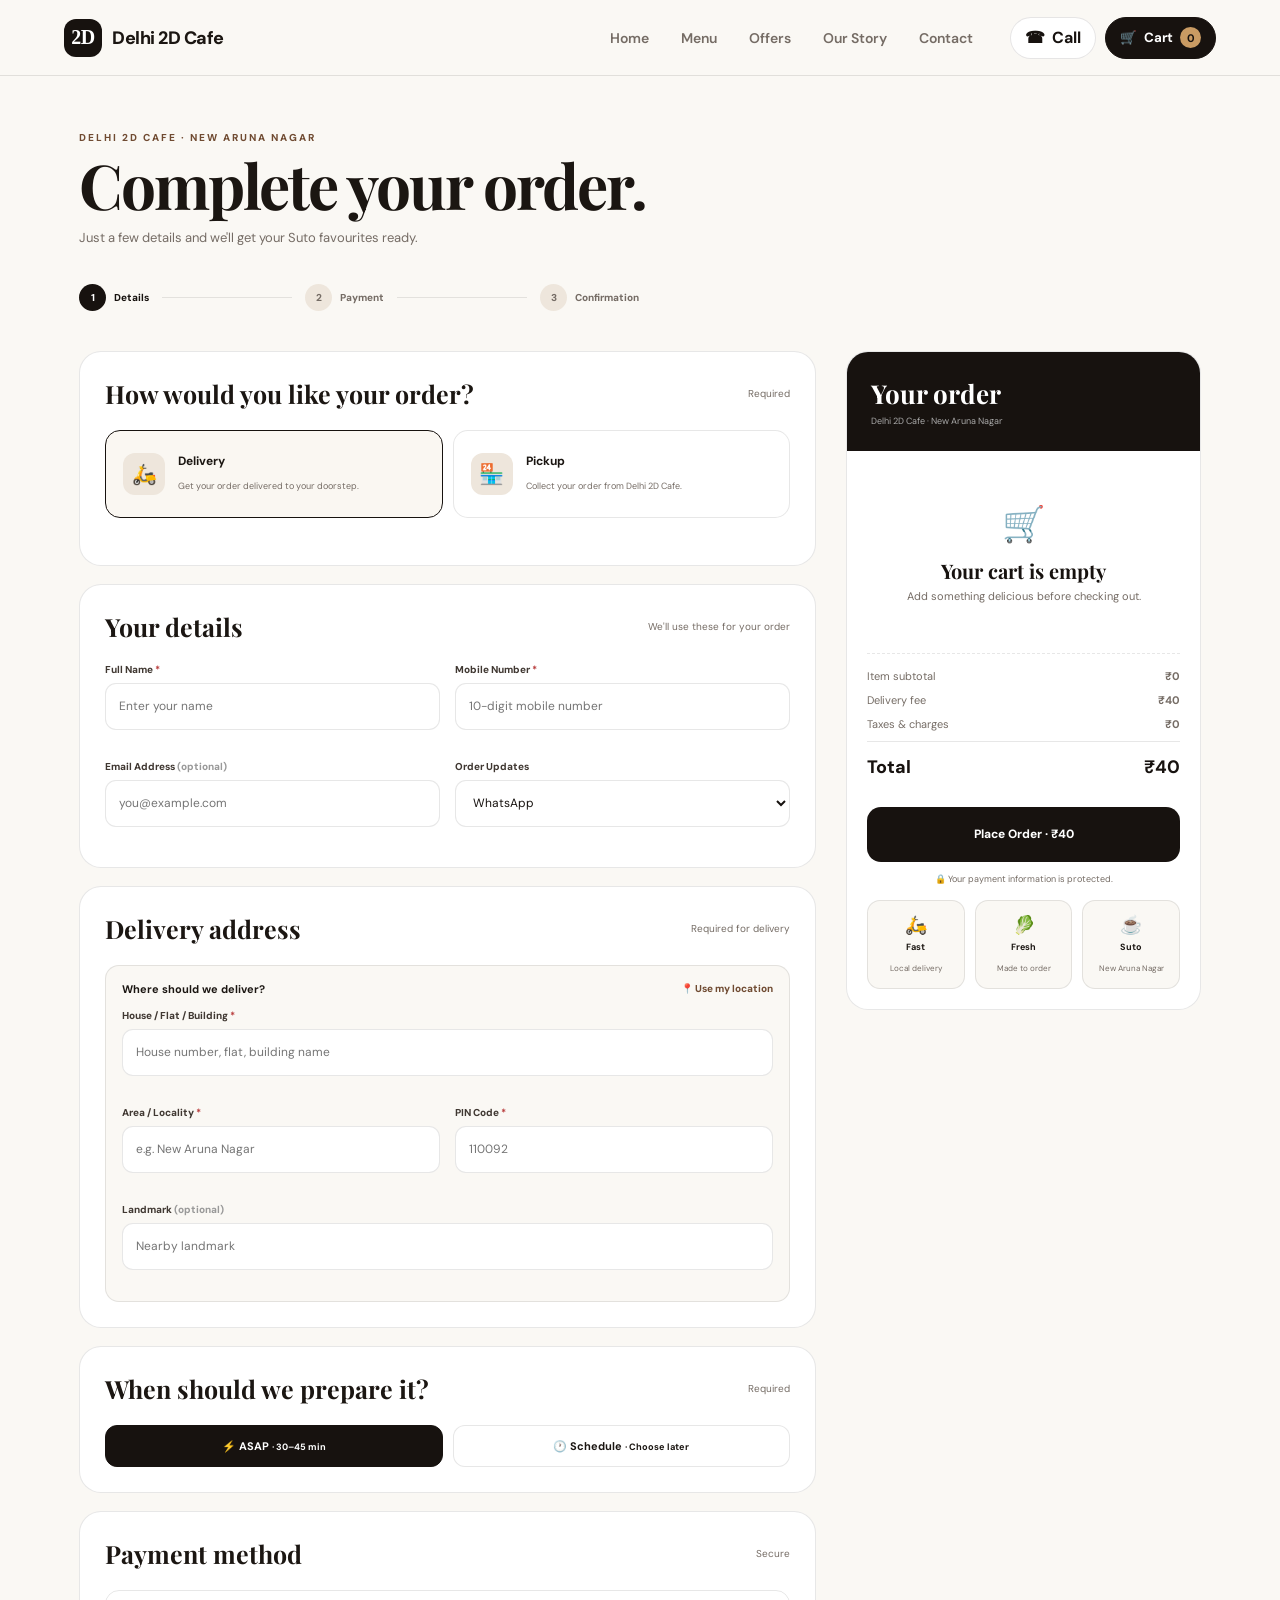
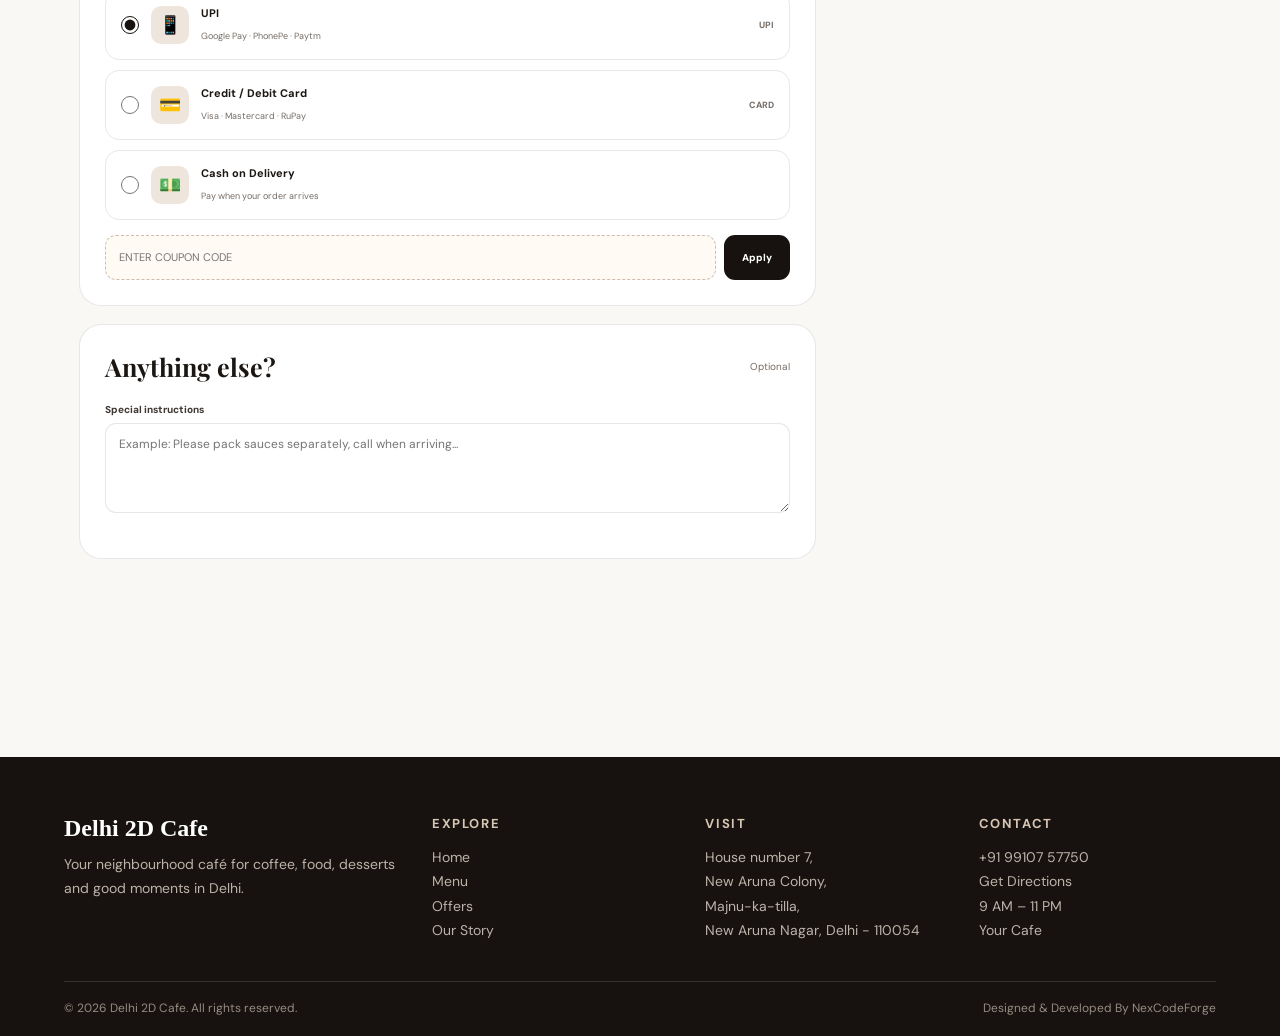
<file: checkout.html>
<!DOCTYPE html>
<html lang="en">

<head>

    <meta charset="UTF-8">

    <meta
        name="viewport"
        content="width=device-width, initial-scale=1.0"
    >

    <title>Checkout | Delhi 2D Cafe</title>

    <meta
        name="description"
        content="Complete your Delhi 2D Cafe order."
    >

    <link rel="preconnect" href="https://fonts.googleapis.com">

    <link
        rel="preconnect"
        href="https://fonts.gstatic.com"
        crossorigin
    >

    <link
        href="https://fonts.googleapis.com/css2?family=DM+Sans:wght@400;500;600;700;800&family=Playfair+Display:wght@500;600;700&display=swap"
        rel="stylesheet"
    >


    <style>

        /* =====================================================
           RESET
        ===================================================== */

        * {
            margin: 0;
            padding: 0;
            box-sizing: border-box;
        }


        body {
            font-family: "DM Sans", sans-serif;

            background: #faf8f4;

            color: #1b1612;

            min-height: 100vh;
        }


        a {
            color: inherit;
            text-decoration: none;
        }


        button,
        input,
        textarea,
        select {
            font-family: inherit;
        }


        button {
            cursor: pointer;
        }


        /* =====================================================
           VARIABLES
        ===================================================== */

        :root {

            --dark: #17120f;

            --dark-soft: #261c17;

            --cream: #faf8f4;

            --cream-dark: #eee6dc;

            --white: #ffffff;

            --brown: #704b32;

            --brown-light: #9a6c4c;

            --gold: #c99b63;

            --green: #28744a;

            --muted: #756c65;

            --border:
                rgba(28, 23, 19, .10);

            --error: #b83c3c;

            --shadow:
                0 25px 70px
                rgba(29, 22, 17, .08);
        }


        /* =====================================================
           HEADER
        ===================================================== */

        .header {

            height: 76px;

            background:
                rgba(250,248,244,.95);

            backdrop-filter:
                blur(18px);

            border-bottom:
                1px solid var(--border);

            display: flex;

            align-items: center;

            justify-content: space-between;

            padding: 0 5%;

            position: sticky;

            top: 0;

            z-index: 1000;
        }


        .logo {

            display: flex;

            align-items: center;

            gap: 10px;
        }


        .logo-icon {

            width: 38px;
            height: 38px;

            background: var(--dark);

            color: white;

            border-radius: 50%;

            display: flex;

            align-items: center;

            justify-content: center;

            font-family:
                "Playfair Display", serif;

            font-size: 20px;

            font-weight: 700;
        }


        .logo-name {

            font-family:
                "Playfair Display", serif;

            font-size: 25px;

            font-weight: 700;
        }


        .header-right {

            display: flex;

            align-items: center;

            gap: 15px;
        }


        .secure-text {

            color: var(--muted);

            font-size: 11px;

            display: flex;

            align-items: center;

            gap: 6px;
        }


        .back-menu {

            font-size: 12px;

            font-weight: 800;

            color: var(--brown);

            border-bottom:
                1px solid var(--brown);

            padding-bottom: 3px;
        }


        /* =====================================================
           CHECKOUT HEADER
        ===================================================== */

        .checkout-heading {

            max-width: 1250px;

            margin: auto;

            padding:
                55px 5% 35px;
        }


        .eyebrow {

            color: var(--brown);

            font-size: 10px;

            font-weight: 800;

            letter-spacing: 2px;

            text-transform: uppercase;

            margin-bottom: 10px;
        }


        .checkout-heading h1 {

            font-family:
                "Playfair Display", serif;

            font-size:
                clamp(40px, 5vw, 62px);

            letter-spacing: -2px;

            line-height: 1;

            margin-bottom: 12px;
        }


        .checkout-heading p {

            color: var(--muted);

            font-size: 13px;

            line-height: 1.6;
        }


        /* =====================================================
           PROGRESS
        ===================================================== */

        .progress {

            max-width: 1250px;

            margin:
                0 auto 25px;

            padding: 0 5%;

            display: flex;

            align-items: center;
        }


        .progress-step {

            display: flex;

            align-items: center;

            gap: 8px;

            font-size: 10px;

            font-weight: 800;

            white-space: nowrap;

            color: var(--muted);
        }


        .progress-number {

            width: 27px;
            height: 27px;

            border-radius: 50%;

            display: flex;

            align-items: center;

            justify-content: center;

            background: var(--cream-dark);

            color: var(--muted);

            font-size: 10px;
        }


        .progress-step.active {

            color: var(--dark);
        }


        .progress-step.active
        .progress-number {

            background: var(--dark);

            color: white;
        }


        .progress-line {

            flex: 1;

            height: 1px;

            background:
                var(--border);

            margin:
                0 13px;

            max-width: 130px;
        }


        /* =====================================================
           MAIN LAYOUT
        ===================================================== */

        .checkout-container {

            max-width: 1250px;

            margin: auto;

            padding:
                15px 5% 100px;

            display: grid;

            grid-template-columns:
                minmax(0, 1.35fr)
                minmax(330px, .65fr);

            gap: 30px;

            align-items: start;
        }


        /* =====================================================
           CARDS
        ===================================================== */

        .card {

            background: white;

            border:
                1px solid var(--border);

            border-radius: 22px;

            padding: 25px;

            margin-bottom: 18px;
        }


        .card-heading {

            display: flex;

            justify-content: space-between;

            align-items: center;

            margin-bottom: 20px;
        }


        .card-heading h2 {

            font-family:
                "Playfair Display", serif;

            font-size: 25px;
        }


        .card-heading span {

            font-size: 10px;

            color: var(--muted);
        }


        /* =====================================================
           ORDER TYPE
        ===================================================== */

        .order-type {

            display: grid;

            grid-template-columns:
                1fr 1fr;

            gap: 10px;

            margin-bottom: 22px;
        }


        .order-option {

            position: relative;
        }


        .order-option input {

            position: absolute;

            opacity: 0;

            pointer-events: none;
        }


        .order-option label {

            min-height: 88px;

            border:
                1px solid var(--border);

            border-radius: 15px;

            background: white;

            padding: 17px;

            display: flex;

            align-items: center;

            gap: 13px;

            cursor: pointer;

            transition: .2s;
        }


        .order-option label:hover {

            border-color:
                rgba(112,75,50,.35);
        }


        .order-option input:checked
        + label {

            border:
                1.5px solid var(--dark);

            background:
                #faf7f2;
        }


        .order-icon {

            width: 42px;
            height: 42px;

            border-radius: 12px;

            background: var(--cream-dark);

            display: flex;

            align-items: center;

            justify-content: center;

            font-size: 20px;
        }


        .order-option strong {

            display: block;

            font-size: 12px;

            margin-bottom: 4px;
        }


        .order-option small {

            color: var(--muted);

            font-size: 9px;

            line-height: 1.4;
        }


        /* =====================================================
           FORM
        ===================================================== */

        .form-grid {

            display: grid;

            grid-template-columns:
                1fr 1fr;

            gap: 15px;
        }


        .form-group {

            margin-bottom: 15px;
        }


        .form-group.full {

            grid-column:
                1 / -1;
        }


        .form-group label {

            display: block;

            font-size: 10px;

            font-weight: 800;

            margin-bottom: 7px;

            color: #403832;
        }


        .required {

            color: var(--error);
        }


        .input {

            width: 100%;

            height: 47px;

            border:
                1px solid var(--border);

            border-radius: 11px;

            background: #fff;

            padding:
                0 13px;

            outline: none;

            font-size: 12px;

            color: var(--dark);

            transition: .2s;
        }


        textarea.input {

            height: 90px;

            padding-top: 12px;

            resize: vertical;
        }


        select.input {

            cursor: pointer;
        }


        .input:focus {

            border-color:
                var(--brown-light);

            box-shadow:
                0 0 0 3px
                rgba(154,108,76,.08);
        }


        .input.error {

            border-color:
                var(--error);
        }


        .field-error {

            display: none;

            color: var(--error);

            font-size: 9px;

            margin-top: 5px;
        }


        .field-error.show {

            display: block;
        }


        /* =====================================================
           DELIVERY ADDRESS
        ===================================================== */

        .address-box {

            background:
                var(--cream);

            border:
                1px solid var(--border);

            border-radius: 14px;

            padding: 16px;

            margin-top: 5px;
        }


        .address-title {

            display: flex;

            align-items: center;

            justify-content: space-between;

            margin-bottom: 13px;
        }


        .address-title strong {

            font-size: 11px;
        }


        .detect-location {

            border: none;

            background: none;

            color: var(--brown);

            font-size: 10px;

            font-weight: 800;
        }


        /* =====================================================
           DELIVERY TIME
        ===================================================== */

        .time-options {

            display: grid;

            grid-template-columns:
                repeat(2, 1fr);

            gap: 10px;
        }


        .time-option {

            position: relative;
        }


        .time-option input {

            position: absolute;

            opacity: 0;
        }


        .time-option label {

            display: block;

            border:
                1px solid var(--border);

            border-radius: 12px;

            padding: 13px;

            text-align: center;

            cursor: pointer;

            font-size: 11px;

            font-weight: 700;

            background: white;
        }


        .time-option input:checked
        + label {

            background: var(--dark);

            color: white;

            border-color:
                var(--dark);
        }


        /* =====================================================
           PAYMENT
        ===================================================== */

        .payment-options {

            display: flex;

            flex-direction: column;

            gap: 10px;
        }


        .payment-option {

            border:
                1px solid var(--border);

            border-radius: 14px;

            padding: 15px;

            display: flex;

            align-items: center;

            justify-content: space-between;

            transition: .2s;
        }


        .payment-option:hover {

            border-color:
                rgba(112,75,50,.35);
        }


        .payment-left {

            display: flex;

            align-items: center;

            gap: 12px;
        }


        .payment-radio {

            width: 18px;
            height: 18px;

            accent-color:
                var(--dark);
        }


        .payment-icon {

            width: 38px;
            height: 38px;

            border-radius: 10px;

            background: var(--cream-dark);

            display: flex;

            align-items: center;

            justify-content: center;

            font-size: 18px;
        }


        .payment-left strong {

            display: block;

            font-size: 11px;

            margin-bottom: 3px;
        }


        .payment-left span {

            color: var(--muted);

            font-size: 9px;
        }


        .payment-logos {

            color: var(--muted);

            font-size: 9px;

            font-weight: 700;
        }


        /* =====================================================
           COUPON
        ===================================================== */

        .coupon-box {

            display: flex;

            gap: 8px;

            margin-top: 15px;
        }


        .coupon-input {

            flex: 1;

            height: 45px;

            border:
                1px dashed
                rgba(112,75,50,.35);

            background:
                #fffaf4;

            border-radius: 11px;

            padding: 0 13px;

            outline: none;

            text-transform: uppercase;

            font-size: 11px;
        }


        .apply-button {

            border: none;

            background: var(--dark);

            color: white;

            padding:
                0 18px;

            border-radius: 11px;

            font-size: 10px;

            font-weight: 800;
        }


        .coupon-message {

            display: none;

            font-size: 9px;

            margin-top: 7px;
        }


        .coupon-message.success {

            display: block;

            color: var(--green);
        }


        .coupon-message.error {

            display: block;

            color: var(--error);
        }


        /* =====================================================
           ORDER SUMMARY
        ===================================================== */

        .summary-card {

            position: sticky;

            top: 100px;

            padding: 0;

            overflow: hidden;
        }


        .summary-header {

            padding: 24px;

            background: var(--dark);

            color: white;
        }


        .summary-header h2 {

            font-family:
                "Playfair Display", serif;

            font-size: 26px;

            margin-bottom: 4px;
        }


        .summary-header p {

            color: #aaa;

            font-size: 9px;
        }


        .summary-body {

            padding: 20px;
        }


        /* =====================================================
           SUMMARY ITEMS
        ===================================================== */

        .summary-items {

            max-height: 310px;

            overflow-y: auto;

            margin-bottom: 20px;
        }


        .summary-item {

            display: flex;

            gap: 11px;

            padding: 13px 0;

            border-bottom:
                1px solid var(--border);
        }


        .summary-image {

            width: 57px;
            height: 57px;

            border-radius: 11px;

            overflow: hidden;

            flex-shrink: 0;
        }


        .summary-image img {

            width: 100%;
            height: 100%;

            object-fit: cover;
        }


        .summary-info {

            flex: 1;
        }


        .summary-info h4 {

            font-size: 11px;

            margin-bottom: 4px;
        }


        .summary-info p {

            color: var(--muted);

            font-size: 9px;

            line-height: 1.4;
        }


        .summary-price {

            font-size: 11px;

            font-weight: 800;

            white-space: nowrap;
        }


        /* =====================================================
           EMPTY ORDER
        ===================================================== */

        .empty-summary {

            text-align: center;

            padding: 30px 10px;

            color: var(--muted);

            font-size: 11px;
        }


        .empty-summary-icon {

            font-size: 35px;

            margin-bottom: 10px;
        }


        .empty-summary strong {

            display: block;

            color: var(--dark);

            font-family:
                "Playfair Display", serif;

            font-size: 20px;

            margin-bottom: 5px;
        }


        /* =====================================================
           BILL
        ===================================================== */

        .bill {

            border-top:
                1px dashed var(--border);

            padding-top: 15px;
        }


        .bill-row {

            display: flex;

            justify-content: space-between;

            font-size: 11px;

            color: var(--muted);

            margin-bottom: 10px;
        }


        .bill-row.discount {

            color: var(--green);
        }


        .bill-row.total {

            color: var(--dark);

            font-size: 18px;

            font-weight: 800;

            padding-top: 13px;

            margin-top: 10px;

            border-top:
                1px solid var(--border);
        }


        /* =====================================================
           PLACE ORDER
        ===================================================== */

        .place-order {

            width: 100%;

            min-height: 55px;

            border: none;

            border-radius: 14px;

            background: var(--dark);

            color: white;

            margin-top: 18px;

            font-size: 12px;

            font-weight: 800;

            transition: .25s;
        }


        .place-order:hover {

            background: var(--brown);

            transform:
                translateY(-2px);
        }


        .place-order:disabled {

            opacity: .55;

            cursor: not-allowed;

            transform: none;
        }


        .secure-checkout {

            text-align: center;

            color: var(--muted);

            font-size: 9px;

            margin-top: 11px;
        }


        /* =====================================================
           INFO STRIP
        ===================================================== */

        .info-strip {

            display: grid;

            grid-template-columns:
                repeat(3, 1fr);

            gap: 10px;

            margin-top: 15px;
        }


        .info-box {

            background:
                var(--cream);

            border:
                1px solid var(--border);

            border-radius: 13px;

            padding: 12px;

            text-align: center;
        }


        .info-box div {

            font-size: 18px;

            margin-bottom: 4px;
        }


        .info-box strong {

            display: block;

            font-size: 9px;

            margin-bottom: 2px;
        }


        .info-box span {

            color: var(--muted);

            font-size: 8px;
        }


        /* =====================================================
           SUCCESS MODAL
        ===================================================== */

        .success-overlay {

            position: fixed;

            inset: 0;

            z-index: 3000;

            background:
                rgba(0,0,0,.55);

            backdrop-filter:
                blur(8px);

            display: flex;

            align-items: center;

            justify-content: center;

            padding: 20px;

            opacity: 0;

            visibility: hidden;

            transition: .3s;
        }


        .success-overlay.show {

            opacity: 1;

            visibility: visible;
        }


        .success-modal {

            width:
                min(460px, 100%);

            background: white;

            border-radius: 28px;

            padding: 40px 30px;

            text-align: center;

            transform:
                translateY(20px)
                scale(.97);

            transition: .3s;
        }


        .success-overlay.show
        .success-modal {

            transform:
                translateY(0)
                scale(1);
        }


        .success-icon {

            width: 70px;
            height: 70px;

            border-radius: 50%;

            background:
                #e2f3e8;

            color: var(--green);

            display: flex;

            align-items: center;

            justify-content: center;

            margin: 0 auto 20px;

            font-size: 32px;
        }


        .success-modal h2 {

            font-family:
                "Playfair Display", serif;

            font-size: 34px;

            margin-bottom: 8px;
        }


        .success-modal p {

            color: var(--muted);

            font-size: 12px;

            line-height: 1.7;

            margin-bottom: 20px;
        }


        .order-number {

            background:
                var(--cream);

            border-radius: 12px;

            padding: 13px;

            margin-bottom: 20px;

            font-size: 11px;
        }


        .order-number strong {

            color: var(--brown);

        }


        .success-button {

            width: 100%;

            border: none;

            background: var(--dark);

            color: white;

            padding: 14px;

            border-radius: 12px;

            font-size: 11px;

            font-weight: 800;
        }


        /* =====================================================
           FOOTER
        ===================================================== */

        footer {

            background: #111;

            color: white;

            padding:
                50px 5% 22px;

        }


        .footer-content {

            max-width: 1250px;

            margin: auto;

            display: flex;

            justify-content: space-between;

            gap: 30px;

            padding-bottom: 35px;
        }


        .footer-logo {

            font-family:
                "Playfair Display", serif;

            font-size: 26px;

            margin-bottom: 8px;
        }


        .footer-description {

            color: #888;

            font-size: 10px;

            line-height: 1.6;

            max-width: 300px;
        }


        .footer-contact {

            text-align: right;

            color: #888;

            font-size: 10px;

            line-height: 1.8;
        }


        .footer-bottom {

            max-width: 1250px;

            margin: auto;

            border-top:
                1px solid
                rgba(255,255,255,.1);

            padding-top: 18px;

            display: flex;

            justify-content: space-between;

            color: #666;

            font-size: 9px;
        }


        /* =====================================================
           RESPONSIVE
        ===================================================== */

        @media(max-width:900px) {

            .checkout-container {

                grid-template-columns: 1fr;

            }


            .summary-card {

                position: relative;

                top: auto;

                order: -1;

            }


            .summary-items {

                max-height: 250px;

            }

        }


        @media(max-width:600px) {

            .header {

                height: 68px;

            }


            .header-right {

                gap: 8px;

            }


            .secure-text {

                display: none;

            }


            .page-spacer {

                padding-top: 0;

            }


            .checkout-heading {

                padding-top: 38px;

            }


            .progress {

                overflow-x: auto;

                padding-bottom: 10px;

            }


            .progress-line {

                min-width: 35px;

            }


            .checkout-container {

                padding-bottom: 60px;

            }


            .card {

                padding: 19px;

            }


            .form-grid {

                grid-template-columns: 1fr;

            }


            .form-group.full {

                grid-column: auto;

            }


            .order-type {

                grid-template-columns: 1fr;

            }


            .time-options {

                grid-template-columns: 1fr;

            }


            .info-strip {

                grid-template-columns: 1fr;

            }


            .footer-content {

                flex-direction: column;

            }


            .footer-contact {

                text-align: left;

            }


            .footer-bottom {

                flex-direction: column;

                gap: 8px;

            }

        }

    </style>

    <link rel="stylesheet" href="assets/common.css">
</head>


<body>


<!-- =====================================================
     HEADER
===================================================== -->

<div id="siteHeader"></div>



<!-- =====================================================
     HEADING
===================================================== -->

<section class="checkout-heading">

    <div class="eyebrow">
        Delhi 2D Cafe · New Aruna Nagar
    </div>


    <h1>
        Complete your order.
    </h1>


    <p>
        Just a few details and we'll get your
        Suto favourites ready.
    </p>

</section>



<!-- =====================================================
     PROGRESS
===================================================== -->

<div class="progress">


    <div class="progress-step active">

        <span class="progress-number">
            1
        </span>

        Details

    </div>


    <div class="progress-line"></div>


    <div class="progress-step">

        <span class="progress-number">
            2
        </span>

        Payment

    </div>


    <div class="progress-line"></div>


    <div class="progress-step">

        <span class="progress-number">
            3
        </span>

        Confirmation

    </div>

</div>



<!-- =====================================================
     MAIN
===================================================== -->

<main class="checkout-container">


    <!-- =================================================
         LEFT COLUMN
    ================================================== -->

    <div>


        <!-- =============================================
             ORDER TYPE
        ============================================== -->

        <section class="card">

            <div class="card-heading">

                <h2>
                    How would you like your order?
                </h2>

                <span>
                    Required
                </span>

            </div>


            <div class="order-type">


                <div class="order-option">

                    <input
                        type="radio"
                        name="orderType"
                        id="delivery"
                        value="delivery"
                        checked
                        onchange="changeOrderType()"
                    >


                    <label for="delivery">

                        <div class="order-icon">
                            🛵
                        </div>


                        <div>

                            <strong>
                                Delivery
                            </strong>

                            <small>
                                Get your order delivered
                                to your doorstep.
                            </small>

                        </div>

                    </label>

                </div>


                <div class="order-option">

                    <input
                        type="radio"
                        name="orderType"
                        id="pickup"
                        value="pickup"
                        onchange="changeOrderType()"
                    >


                    <label for="pickup">

                        <div class="order-icon">
                            🏪
                        </div>


                        <div>

                            <strong>
                                Pickup
                            </strong>

                            <small>
                                Collect your order
                                from Delhi 2D Cafe.
                            </small>

                        </div>

                    </label>

                </div>


            </div>

        </section>



        <!-- =============================================
             CUSTOMER DETAILS
        ============================================== -->

        <section class="card">

            <div class="card-heading">

                <h2>
                    Your details
                </h2>

                <span>
                    We'll use these for your order
                </span>

            </div>


            <div class="form-grid">


                <div class="form-group">

                    <label for="fullName">

                        Full Name

                        <span class="required">
                            *
                        </span>

                    </label>


                    <input
                        class="input"
                        id="fullName"
                        type="text"
                        placeholder="Enter your name"
                    >


                    <span
                        class="field-error"
                        id="nameError"
                    >
                        Please enter your name.
                    </span>

                </div>


                <div class="form-group">

                    <label for="phone">

                        Mobile Number

                        <span class="required">
                            *
                        </span>

                    </label>


                    <input
                        class="input"
                        id="phone"
                        type="tel"
                        maxlength="10"
                        placeholder="10-digit mobile number"
                    >


                    <span
                        class="field-error"
                        id="phoneError"
                    >
                        Please enter a valid mobile number.
                    </span>

                </div>


                <div class="form-group">

                    <label for="email">

                        Email Address

                        <span
                            style="color:#999;"
                        >
                            (optional)
                        </span>

                    </label>


                    <input
                        class="input"
                        id="email"
                        type="email"
                        placeholder="you@example.com"
                    >

                </div>


                <div class="form-group">

                    <label for="contactPreference">
                        Order Updates
                    </label>


                    <select
                        class="input"
                        id="contactPreference"
                    >

                        <option value="whatsapp">
                            WhatsApp
                        </option>

                        <option value="sms">
                            SMS
                        </option>

                        <option value="call">
                            Phone Call
                        </option>

                    </select>

                </div>


            </div>

        </section>



        <!-- =============================================
             DELIVERY ADDRESS
        ============================================== -->

        <section
            class="card"
            id="addressCard"
        >

            <div class="card-heading">

                <h2>
                    Delivery address
                </h2>

                <span>
                    Required for delivery
                </span>

            </div>


            <div class="address-box">


                <div class="address-title">

                    <strong>
                        Where should we deliver?
                    </strong>


                    <button
                        class="detect-location"
                        onclick="detectLocation()"
                    >
                        📍 Use my location
                    </button>

                </div>


                <div class="form-grid">


                    <div class="form-group full">

                        <label for="address">
                            House / Flat / Building
                            <span class="required">*</span>
                        </label>

                        <input
                            class="input"
                            id="address"
                            type="text"
                            placeholder="House number, flat, building name"
                        >

                    </div>


                    <div class="form-group">

                        <label for="area">
                            Area / Locality
                            <span class="required">*</span>
                        </label>

                        <input
                            class="input"
                            id="area"
                            type="text"
                            placeholder="e.g. New Aruna Nagar"
                        >

                    </div>


                    <div class="form-group">

                        <label for="pincode">
                            PIN Code
                            <span class="required">*</span>
                        </label>

                        <input
                            class="input"
                            id="pincode"
                            type="text"
                            maxlength="6"
                            placeholder="110092"
                        >

                    </div>


                    <div class="form-group full">

                        <label for="landmark">
                            Landmark
                            <span style="color:#999;">
                                (optional)
                            </span>
                        </label>

                        <input
                            class="input"
                            id="landmark"
                            type="text"
                            placeholder="Nearby landmark"
                        >

                    </div>


                </div>

            </div>

        </section>



        <!-- =============================================
             DELIVERY TIME
        ============================================== -->

        <section class="card">

            <div class="card-heading">

                <h2>
                    When should we prepare it?
                </h2>

                <span>
                    Required
                </span>

            </div>


            <div class="time-options">


                <div class="time-option">

                    <input
                        type="radio"
                        name="deliveryTime"
                        id="asap"
                        checked
                    >

                    <label for="asap">

                        ⚡ ASAP

                        <small>
                            · 30–45 min
                        </small>

                    </label>

                </div>


                <div class="time-option">

                    <input
                        type="radio"
                        name="deliveryTime"
                        id="later"
                    >

                    <label for="later">

                        🕐 Schedule

                        <small>
                            · Choose later
                        </small>

                    </label>

                </div>


            </div>

        </section>



        <!-- =============================================
             PAYMENT
        ============================================== -->

        <section class="card">

            <div class="card-heading">

                <h2>
                    Payment method
                </h2>

                <span>
                    Secure
                </span>

            </div>


            <div class="payment-options">


                <label class="payment-option">

                    <div class="payment-left">

                        <input
                            class="payment-radio"
                            type="radio"
                            name="payment"
                            value="upi"
                            checked
                        >

                        <div class="payment-icon">
                            📱
                        </div>

                        <div>

                            <strong>
                                UPI
                            </strong>

                            <span>
                                Google Pay · PhonePe · Paytm
                            </span>

                        </div>

                    </div>


                    <span class="payment-logos">
                        UPI
                    </span>

                </label>



                <label class="payment-option">

                    <div class="payment-left">

                        <input
                            class="payment-radio"
                            type="radio"
                            name="payment"
                            value="card"
                        >

                        <div class="payment-icon">
                            💳
                        </div>

                        <div>

                            <strong>
                                Credit / Debit Card
                            </strong>

                            <span>
                                Visa · Mastercard · RuPay
                            </span>

                        </div>

                    </div>

                    <span class="payment-logos">
                        CARD
                    </span>

                </label>



                <label class="payment-option">

                    <div class="payment-left">

                        <input
                            class="payment-radio"
                            type="radio"
                            name="payment"
                            value="cash"
                        >

                        <div class="payment-icon">
                            💵
                        </div>

                        <div>

                            <strong>
                                Cash on Delivery
                            </strong>

                            <span>
                                Pay when your order arrives
                            </span>

                        </div>

                    </div>

                </label>


            </div>


            <!-- COUPON -->

            <div class="coupon-box">

                <input
                    class="coupon-input"
                    id="couponInput"
                    placeholder="ENTER COUPON CODE"
                >

                <button
                    class="apply-button"
                    onclick="applyCoupon()"
                >
                    Apply
                </button>

            </div>


            <div
                class="coupon-message"
                id="couponMessage"
            ></div>

        </section>



        <!-- =============================================
             NOTES
        ============================================== -->

        <section class="card">

            <div class="card-heading">

                <h2>
                    Anything else?
                </h2>

                <span>
                    Optional
                </span>

            </div>


            <div class="form-group">

                <label for="orderNotes">

                    Special instructions

                </label>


                <textarea
                    class="input"
                    id="orderNotes"
                    placeholder="Example: Please pack sauces separately, call when arriving..."
                ></textarea>

            </div>

        </section>


    </div>



    <!-- =================================================
         RIGHT COLUMN
    ================================================== -->

    <aside>


        <!-- =============================================
             ORDER SUMMARY
        ============================================== -->

        <section class="card summary-card">


            <div class="summary-header">

                <h2>
                    Your order
                </h2>

                <p>
                    Delhi 2D Cafe · New Aruna Nagar
                </p>

            </div>


            <div class="summary-body">


                <div
                    class="summary-items"
                    id="summaryItems"
                >

                    <!-- JS -->

                </div>


                <div class="bill">


                    <div class="bill-row">

                        <span>
                            Item subtotal
                        </span>

                        <strong id="itemSubtotal">
                            ₹0
                        </strong>

                    </div>


                    <div class="bill-row">

                        <span>
                            Delivery fee
                        </span>

                        <strong id="deliveryFee">
                            ₹0
                        </strong>

                    </div>


                    <div class="bill-row">

                        <span>
                            Taxes & charges
                        </span>

                        <strong id="taxAmount">
                            ₹0
                        </strong>

                    </div>


                    <div
                        class="bill-row discount"
                        id="discountRow"
                        style="display:none;"
                    >

                        <span>
                            Discount
                        </span>

                        <strong id="discountAmount">
                            -₹0
                        </strong>

                    </div>


                    <div class="bill-row total">

                        <span>
                            Total
                        </span>

                        <strong id="grandTotal">
                            ₹0
                        </strong>

                    </div>


                </div>


                <button
                    class="place-order"
                    id="placeOrderButton"
                    onclick="placeOrder()"
                >

                    Place Order ·
                    <span id="placeOrderAmount">
                        ₹0
                    </span>

                </button>


                <div class="secure-checkout">

                    🔒 Your payment information is protected.

                </div>


                <div class="info-strip">


                    <div class="info-box">

                        <div>
                            🛵
                        </div>

                        <strong>
                            Fast
                        </strong>

                        <span>
                            Local delivery
                        </span>

                    </div>


                    <div class="info-box">

                        <div>
                            🥬
                        </div>

                        <strong>
                            Fresh
                        </strong>

                        <span>
                            Made to order
                        </span>

                    </div>


                    <div class="info-box">

                        <div>
                            ☕
                        </div>

                        <strong>
                            Suto
                        </strong>

                        <span>
                            New Aruna Nagar
                        </span>

                    </div>


                </div>


            </div>

        </section>


    </aside>

</main>



<!-- =====================================================
     SUCCESS MODAL
===================================================== -->

<div
    class="success-overlay"
    id="successOverlay"
>


    <div class="success-modal">


        <div class="success-icon">
            ✓
        </div>


        <h2>
            Order placed!
        </h2>


        <p>

            Thank you for ordering from Delhi 2D Cafe.
            Your order has been received and our
            team will start preparing it shortly.

        </p>


        <div class="order-number">

            Order ID:

            <strong id="orderNumber">
                SUTO-000000
            </strong>

        </div>


        <button
            class="success-button"
            onclick="goHome()"
        >
            Back to Delhi 2D Cafe
        </button>


    </div>

</div>



<!-- =====================================================
     FOOTER
===================================================== -->

<div id="siteFooter"></div>



<script>

    /* =====================================================
       CART
       Read cart generated by item.html.
    ===================================================== */

    let cart = [];


    /*
       For demo purposes, if there is no cart
       in localStorage, create sample items.

       In the final application this should
       always come from your actual cart.
    */

    function loadCart() {
        cart = window.SutoCart ? SutoCart.get() : [];
        renderSummary();
    }


    /* =====================================================
       RENDER ORDER SUMMARY
    ===================================================== */

    function renderSummary() {

        const container =
            document.getElementById(
                "summaryItems"
            );


        if (
            !cart ||
            cart.length === 0
        ) {

            container.innerHTML = `

                <div class="empty-summary">

                    <div class="empty-summary-icon">
                        🛒
                    </div>

                    <strong>
                        Your cart is empty
                    </strong>

                    Add something delicious
                    before checking out.

                </div>

            `;


            updateBill();

            return;

        }


        container.innerHTML =

            cart.map(
                item => `

                    <div class="summary-item">

                        <div class="summary-image">

                            <img
                                src="${item.image}"
                                alt="${item.name}"
                            >

                        </div>


                        <div class="summary-info">

                            <h4>
                                ${item.name}
                            </h4>

                            <p>
                                Qty: ${item.quantity}
                            </p>

                        </div>


                        <div class="summary-price">

                            ₹${item.price * item.quantity}

                        </div>

                    </div>

                `
            ).join("");


        updateBill();

    }


    /* =====================================================
       BILL
    ===================================================== */

    let couponDiscount = 0;


    function calculateSubtotal() {

        return cart.reduce(
            (
                total,
                item
            ) =>
                total +
                (
                    Number(item.price) *
                    Number(item.quantity)
                ),
            0
        );

    }


    function updateBill() {

        const subtotal =
            calculateSubtotal();


        const orderType =
            document.querySelector(
                'input[name="orderType"]:checked'
            )?.value;


        /*
           Demo delivery fee.

           Replace with actual
           location-based calculation
           later.
        */

        const deliveryFee =
            orderType === "delivery"
                ? (
                    subtotal >= 499
                        ? 0
                        : 40
                )
                : 0;


        /*
           Demo GST/charges.

           Replace with actual
           billing rules in production.
        */

        const tax =
            Math.round(
                subtotal * 0.05
            );


        const total =
            Math.max(
                0,
                subtotal +
                deliveryFee +
                tax -
                couponDiscount
            );


        document.getElementById(
            "itemSubtotal"
        ).textContent =
            `₹${subtotal}`;


        document.getElementById(
            "deliveryFee"
        ).textContent =
            deliveryFee === 0
                ? "FREE"
                : `₹${deliveryFee}`;


        document.getElementById(
            "taxAmount"
        ).textContent =
            `₹${tax}`;


        document.getElementById(
            "discountAmount"
        ).textContent =
            `-₹${couponDiscount}`;


        document.getElementById(
            "grandTotal"
        ).textContent =
            `₹${total}`;


        document.getElementById(
            "placeOrderAmount"
        ).textContent =
            `₹${total}`;


        document.getElementById(
            "discountRow"
        ).style.display =
            couponDiscount > 0
                ? "flex"
                : "none";


        return total;

    }


    /* =====================================================
       ORDER TYPE
    ===================================================== */

    function changeOrderType() {

        const orderType =
            document.querySelector(
                'input[name="orderType"]:checked'
            ).value;


        const addressCard =
            document.getElementById(
                "addressCard"
            );


        if (
            orderType === "pickup"
        ) {

            addressCard.style.opacity =
                ".55";

            addressCard.style.pointerEvents =
                "none";

        } else {

            addressCard.style.opacity =
                "1";

            addressCard.style.pointerEvents =
                "auto";

        }


        updateBill();

    }


    /* =====================================================
       COUPON
    ===================================================== */

    function applyCoupon() {

        const input =
            document.getElementById(
                "couponInput"
            );


        const message =
            document.getElementById(
                "couponMessage"
            );


        const code =
            input.value
                .trim()
                .toUpperCase();


        couponDiscount = 0;


        message.className =
            "coupon-message";


        if (!code) {

            message.textContent =
                "Enter a coupon code.";

            message.classList
                .add("error");

            return;

        }


        /*
           Demo coupon.

           Example:

           SUTO20 = ₹20 discount

           Replace this with backend
           coupon validation.
        */

        if (
            code === "SUTO20"
        ) {

            couponDiscount = 20;

            message.textContent =
                "Coupon applied — ₹20 saved!";

            message.classList
                .add("success");

        }

        else if (
            code === "WELCOME"
        ) {

            couponDiscount = 50;

            message.textContent =
                "Welcome offer applied — ₹50 saved!";

            message.classList
                .add("success");

        }

        else {

            message.textContent =
                "Invalid or expired coupon.";

            message.classList
                .add("error");

        }


        updateBill();

    }


    /* =====================================================
       LOCATION
    ===================================================== */

    function detectLocation() {
        if (!navigator.geolocation) {
            showToast("Location detection is not supported by this browser.");
            return;
        }
        showToast("Requesting your location…");
        navigator.geolocation.getCurrentPosition(
            position => {
                const { latitude, longitude } = position.coords;
                const address = document.getElementById("address");
                const area = document.getElementById("area");
                if (address && !address.value.trim()) {
                    address.value = `GPS location captured (${latitude.toFixed(5)}, ${longitude.toFixed(5)})`;
                }
                if (area && !area.value.trim()) area.value = "New Aruna Nagar, New Delhi";
                try {
                    localStorage.setItem("sutoDetectedLocation", JSON.stringify({latitude, longitude, detectedAt:new Date().toISOString()}));
                } catch(e) {}
                showToast("Location captured. Please verify your address.");
            },
            () => showToast("Unable to detect location. Please enter your address manually."),
            { enableHighAccuracy:true, timeout:10000, maximumAge:300000 }
        );
    }


    /* =====================================================
       VALIDATION
    ===================================================== */

    function validateForm() {

        let valid = true;


        const name =
            document.getElementById(
                "fullName"
            );


        const phone =
            document.getElementById(
                "phone"
            );


        const orderType =
            document.querySelector(
                'input[name="orderType"]:checked'
            ).value;


        /*
           NAME
        */

        if (
            name.value.trim().length < 2
        ) {

            showError(
                name,
                "nameError"
            );

            valid = false;

        } else {

            clearError(
                name,
                "nameError"
            );

        }


        /*
           PHONE
        */

        const phoneValue =
            phone.value
                .replace(/\D/g, "");


        if (
            phoneValue.length !== 10
        ) {

            showError(
                phone,
                "phoneError"
            );

            valid = false;

        } else {

            clearError(
                phone,
                "phoneError"
            );

        }


        /*
           DELIVERY ADDRESS
        */

        if (
            orderType === "delivery"
        ) {

            const address =
                document.getElementById(
                    "address"
                );


            const area =
                document.getElementById(
                    "area"
                );


            const pincode =
                document.getElementById(
                    "pincode"
                );


            if (
                !address.value.trim()
            ) {

                address.classList
                    .add("error");

                valid = false;

            } else {

                address.classList
                    .remove("error");

            }


            if (
                !area.value.trim()
            ) {

                area.classList
                    .add("error");

                valid = false;

            } else {

                area.classList
                    .remove("error");

            }


            if (
                !/^\d{6}$/.test(
                    pincode.value
                        .trim()
                )
            ) {

                pincode.classList
                    .add("error");

                valid = false;

            } else {

                pincode.classList
                    .remove("error");

            }

        }


        return valid;

    }


    /* =====================================================
       ERROR HELPERS
    ===================================================== */

    function showError(
        input,
        errorId
    ) {

        input.classList
            .add("error");


        document
            .getElementById(errorId)
            .classList
            .add("show");

    }


    function clearError(
        input,
        errorId
    ) {

        input.classList
            .remove("error");


        document
            .getElementById(errorId)
            .classList
            .remove("show");

    }


    /* =====================================================
       PLACE ORDER
    ===================================================== */

    function placeOrder() {
        if (!cart.length) {
            showToast("Your cart is empty. Please add some items first.");
            return;
        }
        if (!validateForm()) {
            showToast("Please complete the required details.");
            return;
        }

        const total = updateBill();
        const orderType = document.querySelector('input[name="orderType"]:checked')?.value || "delivery";
        const payment = document.querySelector('input[name="payment"]:checked')?.value || "cod";
        const orderId = "SUTO-" + Date.now().toString().slice(-6);
        const order = {
            orderId,
            createdAt: new Date().toISOString(),
            customer: {
                name: document.getElementById("fullName").value.trim(),
                phone: document.getElementById("phone").value.trim(),
                email: document.getElementById("email").value.trim(),
                address: orderType === "delivery" ? document.getElementById("address").value.trim() : "",
                area: orderType === "delivery" ? document.getElementById("area").value.trim() : "",
                pincode: orderType === "delivery" ? document.getElementById("pincode").value.trim() : ""
            },
            orderType,
            payment,
            items: cart.map(x => ({...x})),
            subtotal: calculateSubtotal(),
            discount: couponDiscount,
            total,
            deliveryFee: orderType === "delivery" ? (calculateSubtotal() >= 499 ? 0 : 40) : 0,
            tax: Math.round(calculateSubtotal() * 0.05)
        };

        try { localStorage.setItem("sutoLastOrder", JSON.stringify(order)); } catch(e) {}
        if (window.SutoCart) SutoCart.clear();
        window.location.href = "order-success.html";
    }


    /* =====================================================
       HOME
    ===================================================== */

    function goHome() {

        window.location.href =
            "index.html";

    }


    /* =====================================================
       INITIALIZE
    ===================================================== */

    document.addEventListener(
        "DOMContentLoaded",
        function() {

            loadCart();
            const savedPromo = window.SutoCart ? SutoCart.getPromo() : localStorage.getItem('sutoPromoCode');
            if (savedPromo) { document.getElementById('couponInput').value = savedPromo; applyCoupon(); }
            changeOrderType();

        }
    );


</script>


<script src="data/menu.js"></script>
<script src="assets/common.js"></script>
</body>

</html>
</file>
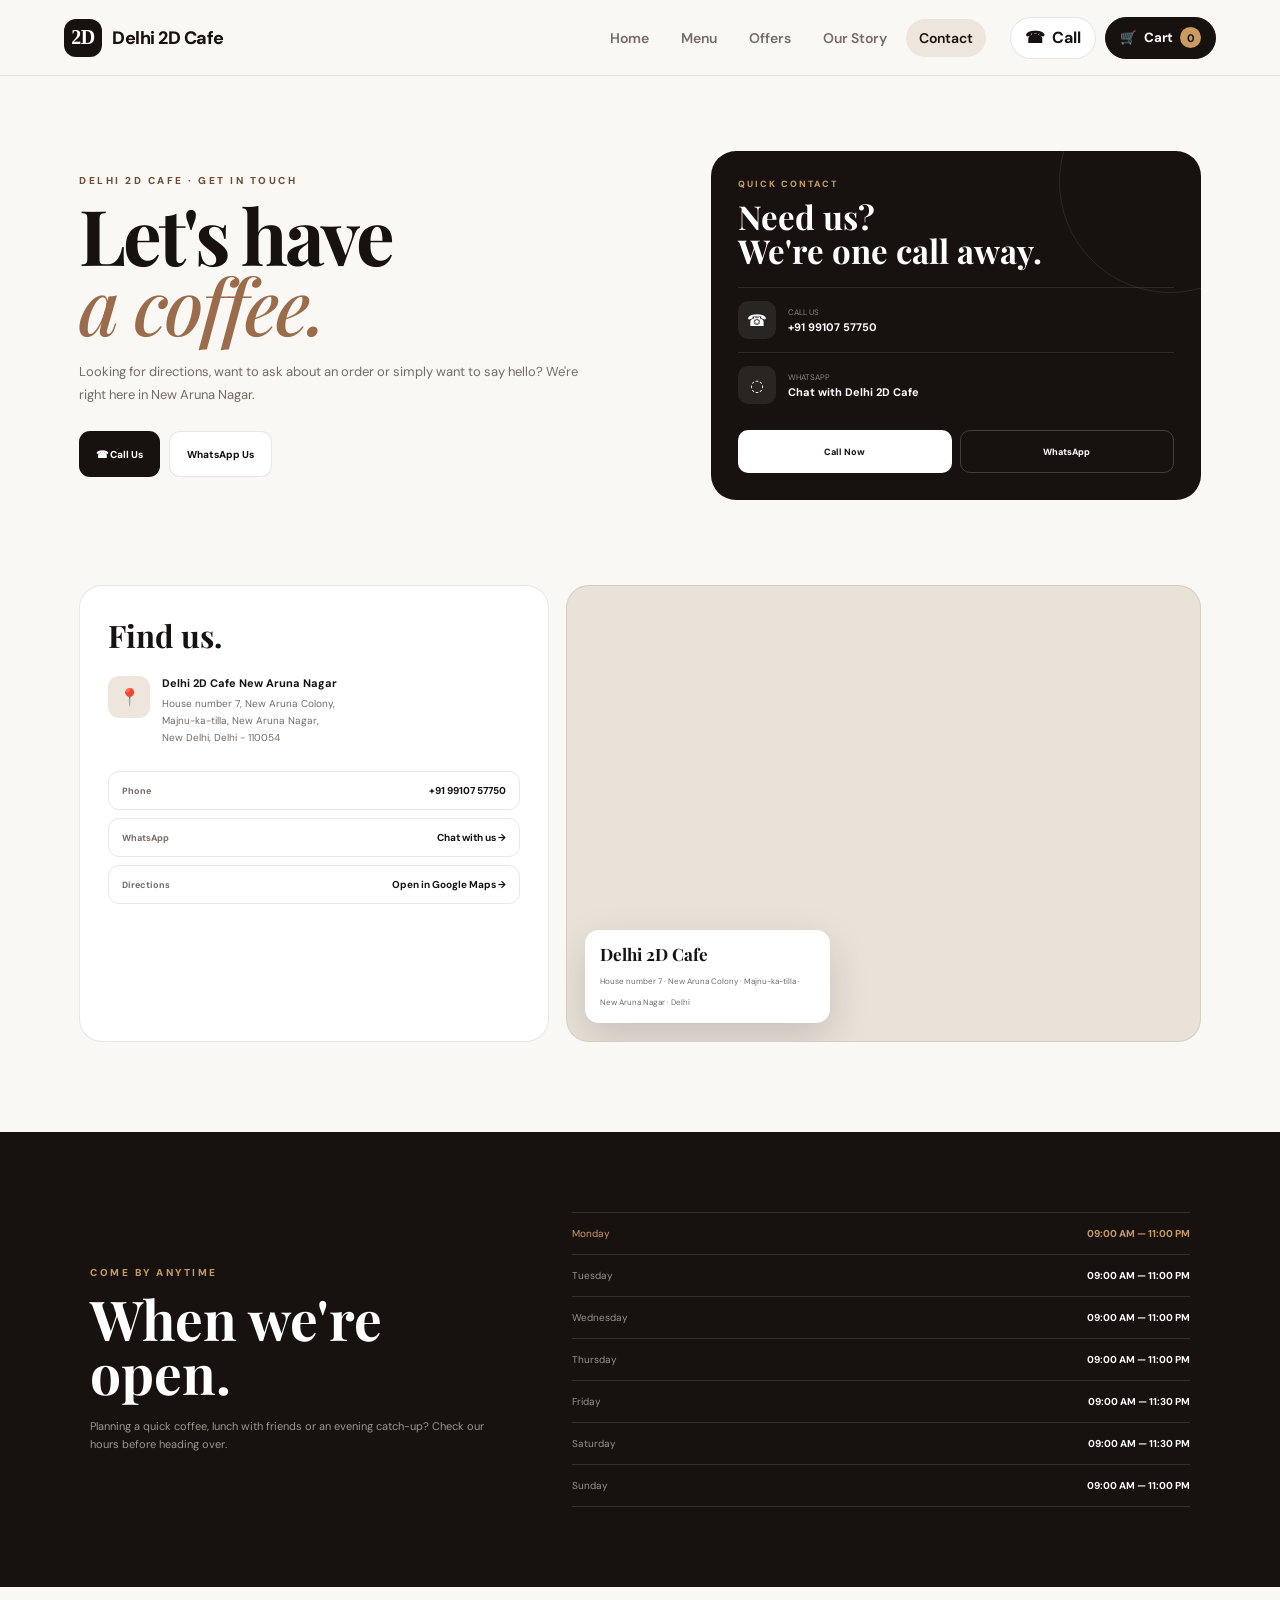
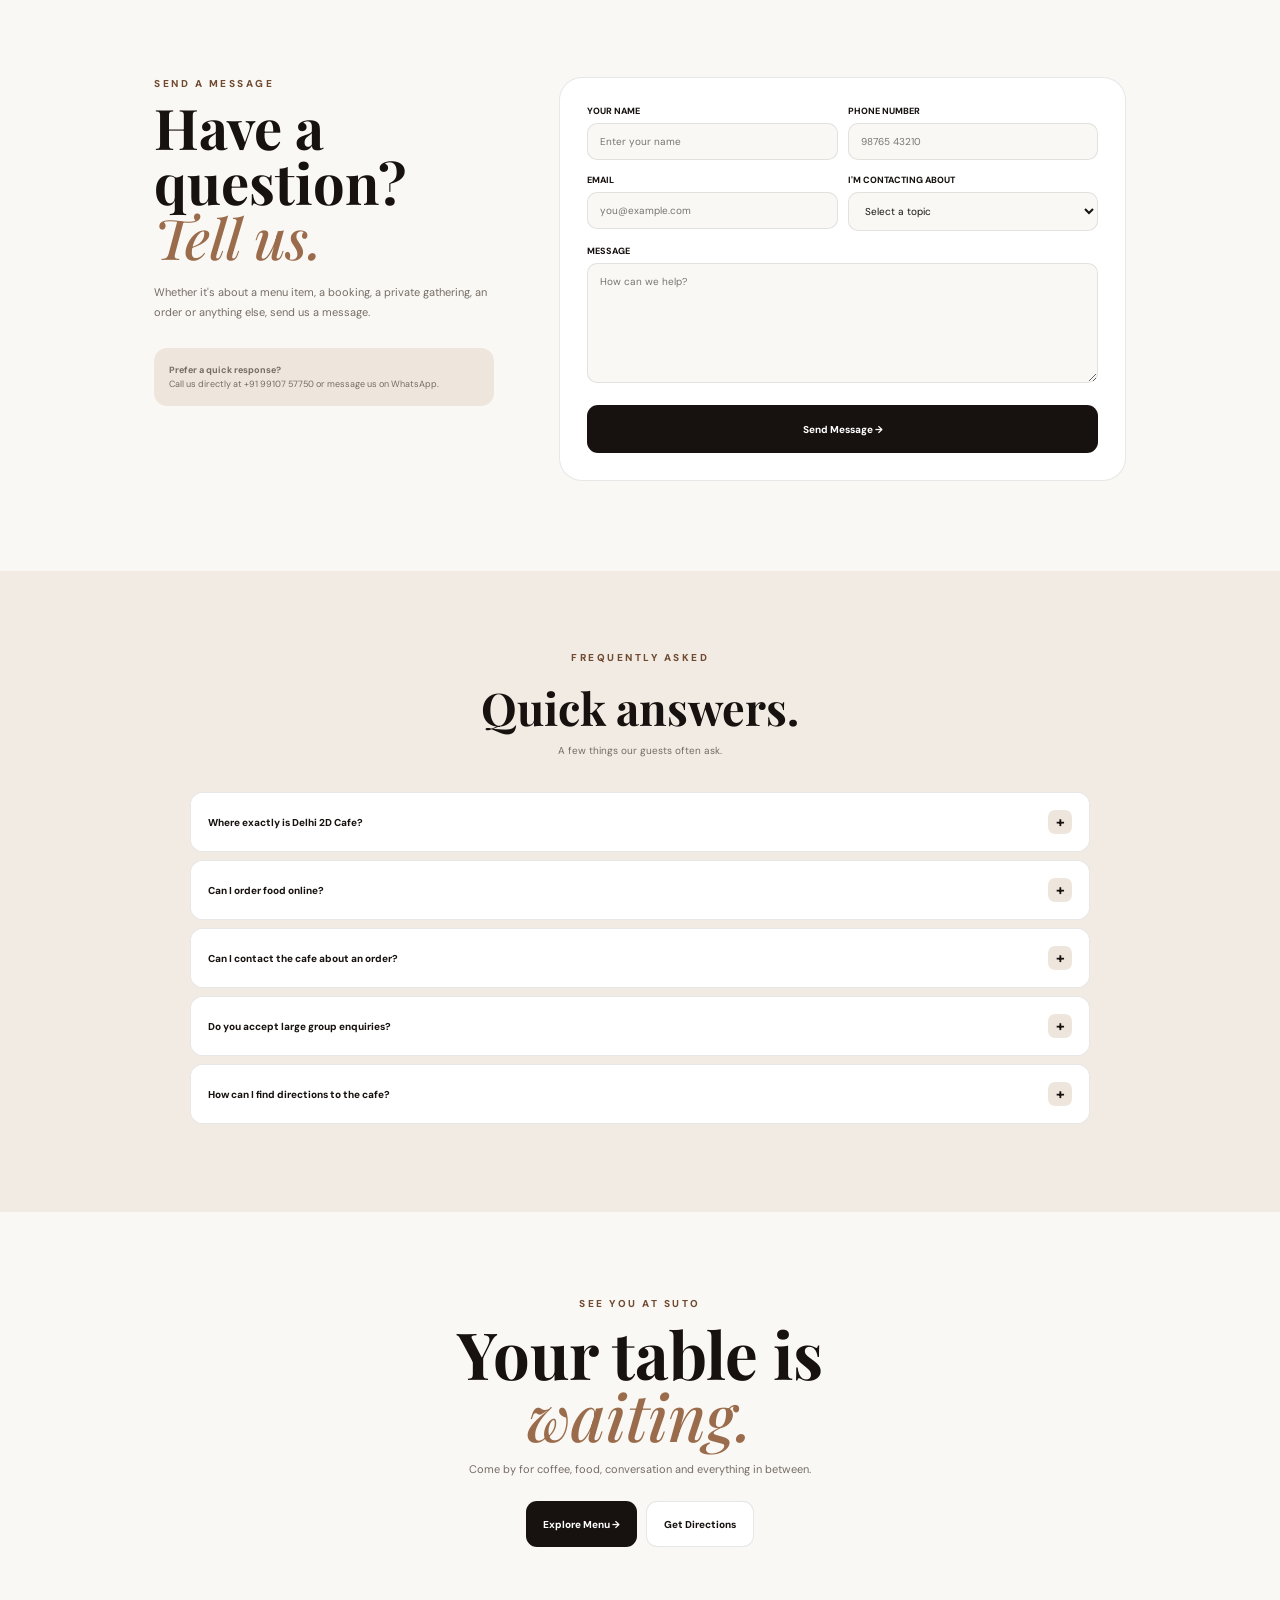
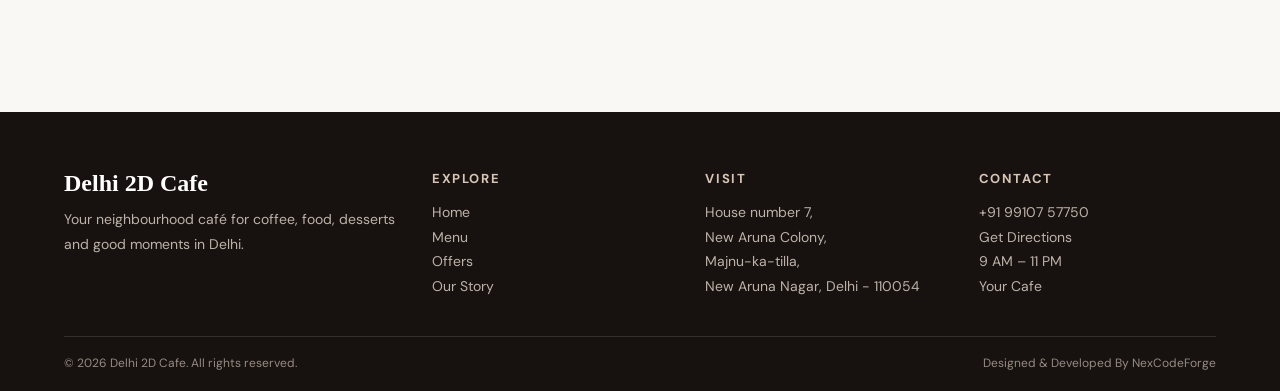
<file: contact.html>
<!DOCTYPE html>
<html lang="en">

<head>

    <meta charset="UTF-8">

    <meta name="viewport" content="width=device-width, initial-scale=1.0">

    <title>Contact | Delhi 2D Cafe</title>

    <meta name="description"
        content="Contact Delhi 2D Cafe New Aruna Nagar Delhi. Find our location, call us, WhatsApp us, check opening hours or send an enquiry.">

    <link rel="preconnect" href="https://fonts.googleapis.com">

    <link rel="preconnect" href="https://fonts.gstatic.com" crossorigin>

    <link
        href="https://fonts.googleapis.com/css2?family=DM+Sans:wght@400;500;600;700;800&family=Playfair+Display:wght@500;600;700&display=swap"
        rel="stylesheet">


    <style>
        /* =====================================================
           RESET
        ===================================================== */

        * {
            margin: 0;
            padding: 0;
            box-sizing: border-box;
        }


        :root {

            --dark: #17120f;

            --dark-soft: #261c17;

            --cream: #faf8f4;

            --cream-dark: #eee6dc;

            --white: #ffffff;

            --brown: #704b32;

            --brown-light: #9a6c4c;

            --gold: #c99b63;

            --green: #28744a;

            --green-light: #e5f4ea;

            --muted: #756c65;

            --border:
                rgba(28, 23, 19, .10);

        }


        html {
            scroll-behavior: smooth;
        }


        body {

            font-family:
                "DM Sans",
                sans-serif;

            background:
                var(--cream);

            color:
                var(--dark);

            min-height:
                100vh;

        }


        a {

            color:
                inherit;

            text-decoration:
                none;

        }


        button,
        input,
        textarea,
        select {

            font-family:
                inherit;

        }


        button {

            cursor:
                pointer;

        }


        /* =====================================================
           HEADER
        ===================================================== */

        .header {

            height:
                76px;

            padding:
                0 5%;

            display:
                flex;

            align-items:
                center;

            justify-content:
                space-between;

            position:
                sticky;

            top:
                0;

            z-index:
                1000;

            background:
                rgba(250, 248, 244, .96);

            backdrop-filter:
                blur(18px);

            border-bottom:
                1px solid var(--border);

        }


        .logo {

            display:
                flex;

            align-items:
                center;

            gap:
                10px;

        }


        .logo-icon {

            width:
                38px;

            height:
                38px;

            border-radius:
                50%;

            background:
                var(--dark);

            color:
                white;

            display:
                flex;

            align-items:
                center;

            justify-content:
                center;

            font-family:
                "Playfair Display",
                serif;

            font-size:
                20px;

            font-weight:
                700;

        }


        .logo-name {

            font-family:
                "Playfair Display",
                serif;

            font-size:
                25px;

            font-weight:
                700;

        }


        .nav {

            display:
                flex;

            align-items:
                center;

            gap:
                28px;

        }


        .nav a {

            color:
                #625951;

            font-size:
                11px;

            font-weight:
                700;

            position:
                relative;

        }


        .nav a:hover,
        .nav a.active {

            color:
                var(--dark);

        }


        .nav a.active::after {

            content:
                "";

            position:
                absolute;

            left:
                0;

            right:
                0;

            bottom:
                -7px;

            height:
                1px;

            background:
                var(--dark);

        }


        .header-actions {

            display:
                flex;

            align-items:
                center;

            gap:
                9px;

        }


        .call-button {

            height:
                39px;

            padding:
                0 14px;

            border:
                1px solid var(--border);

            background:
                white;

            border-radius:
                10px;

            font-size:
                10px;

            font-weight:
                800;

        }


        .cart-button {

            width:
                40px;

            height:
                40px;

            border:
                none;

            border-radius:
                11px;

            background:
                var(--dark);

            color:
                white;

            position:
                relative;

            font-size:
                16px;

        }


        .cart-count {

            position:
                absolute;

            top:
                -5px;

            right:
                -5px;

            min-width:
                17px;

            height:
                17px;

            padding:
                0 4px;

            border-radius:
                50%;

            background:
                var(--gold);

            color:
                var(--dark);

            display:
                flex;

            align-items:
                center;

            justify-content:
                center;

            font-size:
                8px;

            font-weight:
                800;

        }


        .mobile-menu {

            display:
                none;

            width:
                40px;

            height:
                40px;

            border:
                1px solid var(--border);

            background:
                white;

            border-radius:
                10px;

            font-size:
                18px;

        }


        /* =====================================================
           MOBILE NAV
        ===================================================== */

        .mobile-nav {

            display:
                none;

            position:
                fixed;

            top:
                68px;

            left:
                0;

            right:
                0;

            z-index:
                999;

            background:
                white;

            border-bottom:
                1px solid var(--border);

            padding:
                18px 5%;

            box-shadow:
                0 15px 40px rgba(0, 0, 0, .08);

        }


        .mobile-nav.open {

            display:
                block;

        }


        .mobile-nav a {

            display:
                block;

            padding:
                11px 0;

            font-size:
                12px;

            font-weight:
                800;

            border-bottom:
                1px solid var(--border);

        }


        /* =====================================================
           HERO
        ===================================================== */

        .hero {

            max-width:
                1250px;

            margin:
                auto;

            padding:
                75px 5% 65px;

            display:
                grid;

            grid-template-columns:
                1fr .85fr;

            gap:
                55px;

            align-items:
                center;

        }


        .eyebrow {

            color:
                var(--brown);

            font-size:
                10px;

            font-weight:
                800;

            letter-spacing:
                2.5px;

            text-transform:
                uppercase;

            margin-bottom:
                13px;

        }


        .hero h1 {

            font-family:
                "Playfair Display",
                serif;

            font-size:
                clamp(50px, 6vw, 77px);

            line-height:
                .91;

            letter-spacing:
                -3px;

            margin-bottom:
                20px;

        }


        .hero h1 em {

            color:
                var(--brown-light);

            font-weight:
                500;

        }


        .hero-description {

            max-width:
                520px;

            color:
                var(--muted);

            font-size:
                13px;

            line-height:
                1.8;

        }


        .hero-actions {

            display:
                flex;

            gap:
                9px;

            margin-top:
                25px;

        }


        .hero-button {

            min-height:
                46px;

            padding:
                0 17px;

            border-radius:
                11px;

            display:
                inline-flex;

            align-items:
                center;

            justify-content:
                center;

            font-size:
                10px;

            font-weight:
                800;

        }


        .hero-button.primary {

            background:
                var(--dark);

            color:
                white;

        }


        .hero-button.secondary {

            background:
                white;

            border:
                1px solid var(--border);

        }


        /* =====================================================
           QUICK CONTACT CARD
        ===================================================== */

        .quick-contact {

            background:
                var(--dark);

            color:
                white;

            border-radius:
                25px;

            padding:
                27px;

            position:
                relative;

            overflow:
                hidden;

        }


        .quick-contact::before {

            content:
                "";

            position:
                absolute;

            width:
                220px;

            height:
                220px;

            border:
                1px solid rgba(255, 255, 255, .09);

            border-radius:
                50%;

            right:
                -80px;

            top:
                -80px;

        }


        .quick-contact>* {

            position:
                relative;

            z-index:
                2;

        }


        .quick-label {

            color:
                var(--gold);

            font-size:
                9px;

            font-weight:
                800;

            letter-spacing:
                2px;

            text-transform:
                uppercase;

            margin-bottom:
                10px;

        }


        .quick-contact h2 {

            font-family:
                "Playfair Display",
                serif;

            font-size:
                33px;

            line-height:
                1.02;

            margin-bottom:
                20px;

        }


        .contact-method {

            display:
                flex;

            align-items:
                center;

            gap:
                12px;

            padding:
                13px 0;

            border-top:
                1px solid rgba(255, 255, 255, .1);

        }


        .contact-icon {

            width:
                38px;

            height:
                38px;

            flex-shrink:
                0;

            border-radius:
                10px;

            background:
                rgba(255, 255, 255, .08);

            display:
                flex;

            align-items:
                center;

            justify-content:
                center;

            font-size:
                16px;

        }


        .contact-method small {

            display:
                block;

            color:
                #89827d;

            font-size:
                8px;

            margin-bottom:
                3px;

        }


        .contact-method strong {

            display:
                block;

            font-size:
                11px;

        }


        .quick-actions {

            display:
                grid;

            grid-template-columns:
                1fr 1fr;

            gap:
                8px;

            margin-top:
                13px;

        }


        .quick-action {

            min-height:
                43px;

            border-radius:
                10px;

            display:
                flex;

            align-items:
                center;

            justify-content:
                center;

            font-size:
                9px;

            font-weight:
                800;

        }


        .quick-action.call {

            background:
                white;

            color:
                var(--dark);

        }


        .quick-action.whatsapp {

            border:
                1px solid rgba(255, 255, 255, .18);

            color:
                white;

        }


        /* =====================================================
           LOCATION SECTION
        ===================================================== */

        .location-section {

            max-width:
                1250px;

            margin:
                auto;

            padding:
                20px 5% 90px;

        }


        .location-grid {

            display:
                grid;

            grid-template-columns:
                .85fr 1.15fr;

            gap:
                17px;

        }


        .info-card {

            background:
                white;

            border:
                1px solid var(--border);

            border-radius:
                23px;

            padding:
                28px;

        }


        .info-card h2 {

            font-family:
                "Playfair Display",
                serif;

            font-size:
                31px;

            margin-bottom:
                20px;

        }


        .address-block {

            display:
                flex;

            gap:
                12px;

            margin-bottom:
                25px;

        }


        .info-icon {

            width:
                42px;

            height:
                42px;

            flex-shrink:
                0;

            border-radius:
                11px;

            background:
                var(--cream-dark);

            display:
                flex;

            align-items:
                center;

            justify-content:
                center;

            font-size:
                17px;

        }


        .address-block strong {

            display:
                block;

            font-size:
                11px;

            margin-bottom:
                5px;

        }


        .address-block p {

            color:
                var(--muted);

            font-size:
                10px;

            line-height:
                1.7;

        }


        .info-links {

            display:
                flex;

            flex-direction:
                column;

            gap:
                8px;

        }


        .info-link {

            display:
                flex;

            align-items:
                center;

            justify-content:
                space-between;

            border:
                1px solid var(--border);

            border-radius:
                11px;

            padding:
                12px 13px;

            font-size:
                10px;

            font-weight:
                700;

        }


        .info-link span {

            color:
                var(--muted);

            font-size:
                9px;

        }


        /* =====================================================
           MAP
        ===================================================== */

        .map-card {

            min-height:
                450px;

            border-radius:
                23px;

            overflow:
                hidden;

            position:
                relative;

            background:
                #e9e2d9;

            border:
                1px solid var(--border);

        }


        .map-card iframe {

            width:
                100%;

            height:
                100%;

            min-height:
                450px;

            border:
                0;

            filter:
                saturate(.75);

        }


        .map-overlay-card {

            position:
                absolute;

            left:
                18px;

            bottom:
                18px;

            background:
                white;

            border-radius:
                14px;

            padding:
                13px 15px;

            box-shadow:
                0 15px 40px rgba(0, 0, 0, .15);

            max-width:
                245px;

        }


        .map-overlay-card strong {

            display:
                block;

            font-family:
                "Playfair Display",
                serif;

            font-size:
                17px;

            margin-bottom:
                3px;

        }


        .map-overlay-card span {

            color:
                var(--muted);

            font-size:
                8px;

            line-height:
                1.5;

        }


        /* =====================================================
           HOURS
        ===================================================== */

        .hours-section {

            background:
                var(--dark);

            color:
                white;

            padding:
                80px 5%;

        }


        .hours-inner {

            max-width:
                1100px;

            margin:
                auto;

            display:
                grid;

            grid-template-columns:
                .8fr 1.2fr;

            gap:
                70px;

            align-items:
                center;

        }


        .hours-intro .eyebrow {

            color:
                var(--gold);

        }


        .hours-intro h2 {

            font-family:
                "Playfair Display",
                serif;

            font-size:
                clamp(38px, 5vw, 55px);

            line-height:
                .98;

            margin-bottom:
                17px;

        }


        .hours-intro p {

            color:
                #9d9690;

            font-size:
                11px;

            line-height:
                1.7;

        }


        .hours-table {

            border-top:
                1px solid rgba(255, 255, 255, .12);

        }


        .hours-row {

            display:
                grid;

            grid-template-columns:
                1fr 1fr;

            padding:
                14px 0;

            border-bottom:
                1px solid rgba(255, 255, 255, .12);

            font-size:
                10px;

        }


        .hours-row span {

            color:
                #99928c;

        }


        .hours-row strong {

            text-align:
                right;

            font-size:
                10px;

        }


        .hours-row.today {

            color:
                var(--gold);

        }


        .hours-row.today span {

            color:
                var(--gold);

        }


        /* =====================================================
           ENQUIRY SECTION
        ===================================================== */

        .enquiry {

            max-width:
                1100px;

            margin:
                auto;

            padding:
                90px 5%;

            display:
                grid;

            grid-template-columns:
                .75fr 1.25fr;

            gap:
                65px;

            align-items:
                start;

        }


        .enquiry-copy .eyebrow {

            margin-bottom:
                10px;

        }


        .enquiry-copy h2 {

            font-family:
                "Playfair Display",
                serif;

            font-size:
                clamp(38px, 5vw, 56px);

            line-height:
                .98;

            margin-bottom:
                18px;

        }


        .enquiry-copy h2 em {

            color:
                var(--brown-light);

            font-weight:
                500;

        }


        .enquiry-copy p {

            color:
                var(--muted);

            font-size:
                11px;

            line-height:
                1.8;

        }


        .enquiry-note {

            margin-top:
                25px;

            padding:
                15px;

            border-radius:
                13px;

            background:
                var(--cream-dark);

            font-size:
                9px;

            color:
                var(--muted);

            line-height:
                1.6;

        }


        .form-card {

            background:
                white;

            border:
                1px solid var(--border);

            border-radius:
                23px;

            padding:
                27px;

        }


        .form-row {

            display:
                grid;

            grid-template-columns:
                1fr 1fr;

            gap:
                10px;

        }


        .form-group {

            margin-bottom:
                14px;

        }


        .form-group label {

            display:
                block;

            font-size:
                9px;

            font-weight:
                800;

            margin-bottom:
                6px;

        }


        .form-group input,
        .form-group select,
        .form-group textarea {

            width:
                100%;

            border:
                1px solid var(--border);

            background:
                var(--cream);

            border-radius:
                10px;

            padding:
                11px 12px;

            font-size:
                10px;

            color:
                var(--dark);

            outline:
                none;

            transition:
                .2s;

        }


        .form-group input:focus,
        .form-group select:focus,
        .form-group textarea:focus {

            border-color:
                var(--brown-light);

            background:
                white;

        }


        .form-group textarea {

            min-height:
                120px;

            resize:
                vertical;

        }


        .submit-button {

            width:
                100%;

            min-height:
                48px;

            border:
                none;

            border-radius:
                11px;

            background:
                var(--dark);

            color:
                white;

            font-size:
                10px;

            font-weight:
                800;

            margin-top:
                3px;

        }


        /* =====================================================
           FAQ
        ===================================================== */

        .faq-section {

            background:
                #f1ebe3;

            padding:
                80px 5%;

        }


        .faq-inner {

            max-width:
                900px;

            margin:
                auto;

        }


        .faq-heading {

            text-align:
                center;

            margin-bottom:
                35px;

        }


        .faq-heading h2 {

            font-family:
                "Playfair Display",
                serif;

            font-size:
                45px;

        }


        .faq-heading p {

            color:
                var(--muted);

            font-size:
                10px;

            margin-top:
                7px;

        }


        .faq-item {

            background:
                white;

            border:
                1px solid var(--border);

            border-radius:
                13px;

            margin-bottom:
                8px;

            overflow:
                hidden;

        }


        .faq-question {

            width:
                100%;

            border:
                none;

            background:
                white;

            display:
                flex;

            align-items:
                center;

            justify-content:
                space-between;

            gap:
                20px;

            padding:
                17px;

            text-align:
                left;

            font-size:
                10px;

            font-weight:
                800;

            color:
                var(--dark);

        }


        .faq-plus {

            width:
                24px;

            height:
                24px;

            flex-shrink:
                0;

            border-radius:
                7px;

            background:
                var(--cream-dark);

            display:
                flex;

            align-items:
                center;

            justify-content:
                center;

            font-size:
                15px;

            transition:
                .2s;

        }


        .faq-answer {

            max-height:
                0;

            overflow:
                hidden;

            transition:
                .3s ease;

        }


        .faq-answer p {

            padding:
                0 17px 17px;

            color:
                var(--muted);

            font-size:
                9px;

            line-height:
                1.7;

        }


        .faq-item.open .faq-answer {

            max-height:
                150px;

        }


        .faq-item.open .faq-plus {

            transform:
                rotate(45deg);

            background:
                var(--dark);

            color:
                white;

        }


        /* =====================================================
           FINAL CTA
        ===================================================== */

        .final-cta {

            max-width:
                1100px;

            margin:
                auto;

            padding:
                85px 5%;

            text-align:
                center;

        }


        .final-cta h2 {

            font-family:
                "Playfair Display",
                serif;

            font-size:
                clamp(42px, 6vw, 65px);

            line-height:
                .95;

            margin-bottom:
                14px;

        }


        .final-cta h2 em {

            color:
                var(--brown-light);

            font-weight:
                500;

        }


        .final-cta p {

            color:
                var(--muted);

            font-size:
                11px;

            line-height:
                1.6;

            max-width:
                500px;

            margin:
                auto;

        }


        .final-actions {

            display:
                flex;

            justify-content:
                center;

            gap:
                9px;

            margin-top:
                23px;

        }


        .final-button {

            min-height:
                46px;

            padding:
                0 17px;

            border-radius:
                11px;

            display:
                inline-flex;

            align-items:
                center;

            justify-content:
                center;

            font-size:
                10px;

            font-weight:
                800;

        }


        .final-button.primary {

            background:
                var(--dark);

            color:
                white;

        }


        .final-button.secondary {

            border:
                1px solid var(--border);

            background:
                white;

        }


        /* =====================================================
           FOOTER
        ===================================================== */

        footer {

            background:
                #111;

            color:
                white;

            padding:
                50px 5% 22px;

        }


        .footer-inner {

            max-width:
                1250px;

            margin:
                auto;

            display:
                flex;

            justify-content:
                space-between;

            gap:
                30px;

            padding-bottom:
                32px;

        }


        .footer-logo {

            font-family:
                "Playfair Display",
                serif;

            font-size:
                27px;

            margin-bottom:
                7px;

        }


        .footer-description {

            color:
                #888;

            font-size:
                10px;

            line-height:
                1.7;

            max-width:
                310px;

        }


        .footer-contact {

            color:
                #888;

            font-size:
                10px;

            line-height:
                1.8;

            text-align:
                right;

        }


        .footer-bottom {

            max-width:
                1250px;

            margin:
                auto;

            padding-top:
                18px;

            border-top:
                1px solid rgba(255, 255, 255, .1);

            display:
                flex;

            justify-content:
                space-between;

            color:
                #666;

            font-size:
                9px;

        }


        /* =====================================================
           TOAST
        ===================================================== */

        .toast {

            position:
                fixed;

            left:
                50%;

            bottom:
                25px;

            transform:
                translate(-50%, 70px);

            opacity:
                0;

            background:
                var(--dark);

            color:
                white;

            padding:
                11px 17px;

            border-radius:
                999px;

            font-size:
                10px;

            font-weight:
                700;

            transition:
                .3s;

            z-index:
                3000;

        }


        .toast.show {

            opacity:
                1;

            transform:
                translate(-50%, 0);

        }


        /* =====================================================
           RESPONSIVE
        ===================================================== */

        @media(max-width:950px) {

            .nav {

                display:
                    none;

            }


            .mobile-menu {

                display:
                    block;

            }


            .hero {

                grid-template-columns:
                    1fr;

            }


            .location-grid {

                grid-template-columns:
                    1fr;

            }


            .hours-inner {

                grid-template-columns:
                    1fr;

                gap:
                    35px;

            }


            .enquiry {

                grid-template-columns:
                    1fr;

                gap:
                    35px;

            }

        }


        @media(max-width:650px) {

            .header {

                height:
                    68px;

            }


            .call-button {

                display:
                    none;

            }


            .hero {

                padding-top:
                    45px;

            }


            .hero h1 {

                font-size:
                    52px;

            }


            .hero-actions {

                flex-direction:
                    column;

            }


            .hero-button {

                width:
                    100%;

            }


            .location-section {

                padding-bottom:
                    60px;

            }


            .map-card,
            .map-card iframe {

                min-height:
                    350px;

            }


            .quick-actions {

                grid-template-columns:
                    1fr;

            }


            .form-row {

                grid-template-columns:
                    1fr;

                gap:
                    0;

            }


            .final-actions {

                flex-direction:
                    column;

            }


            .final-button {

                width:
                    100%;

            }


            .footer-inner {

                flex-direction:
                    column;

            }


            .footer-contact {

                text-align:
                    left;

            }


            .footer-bottom {

                flex-direction:
                    column;

                gap:
                    7px;

            }

        }
    </style>

    <link rel="stylesheet" href="assets/common.css">
</head>


<body>


    <!-- =====================================================
     HEADER
===================================================== -->

    <div id="siteHeader"></div>



    <!-- =====================================================
     MOBILE NAV
===================================================== -->





    <!-- =====================================================
     HERO
===================================================== -->

    <section class="hero">


        <div>

            <div class="eyebrow">
                Delhi 2D Cafe · Get in touch
            </div>


            <h1>
                Let's have<br>
                <em>a coffee.</em>
            </h1>


            <p class="hero-description">

                Looking for directions, want to ask about
                an order or simply want to say hello?
                We're right here in New Aruna Nagar.

            </p>


            <div class="hero-actions">


                <a href="tel:+919910757750" class="hero-button primary">
                    ☎ Call Us
                </a>


                <a href="https://wa.me/919910757750" target="_blank" class="hero-button secondary">
                    WhatsApp Us
                </a>

            </div>

        </div>



        <!-- QUICK CONTACT -->

        <div class="quick-contact">


            <div class="quick-label">
                Quick contact
            </div>


            <h2>
                Need us?<br>
                We're one call away.
            </h2>


            <a href="tel:+919910757750" class="contact-method">

                <div class="contact-icon">
                    ☎
                </div>


                <div>

                    <small>
                        CALL US
                    </small>

                    <strong>
                        +91 99107 57750
                    </strong>

                </div>

            </a>


            <a href="https://wa.me/919910757750" target="_blank" class="contact-method">

                <div class="contact-icon">
                    ◌
                </div>


                <div>

                    <small>
                        WHATSAPP
                    </small>

                    <strong>
                        Chat with Delhi 2D Cafe
                    </strong>

                </div>

            </a>


            <div class="quick-actions">


                <a href="tel:+919910757750" class="quick-action call">
                    Call Now
                </a>


                <a href="https://wa.me/919910757750" target="_blank" class="quick-action whatsapp">
                    WhatsApp
                </a>

            </div>

        </div>

    </section>



    <!-- =====================================================
     LOCATION
===================================================== -->

    <section class="location-section">


        <div class="location-grid">


            <!-- INFO -->

            <div class="info-card">


                <h2>
                    Find us.
                </h2>


                <div class="address-block">


                    <div class="info-icon">
                        📍
                    </div>


                    <div>

                        <strong>
                            Delhi 2D Cafe New Aruna Nagar
                        </strong>


                        <p>

                            House number 7,
                            New Aruna Colony,<br>

                            Majnu-ka-tilla,
                            New Aruna Nagar,<br>

                            New Delhi, Delhi - 110054

                        </p>

                    </div>

                </div>


                <div class="info-links">


                    <a href="tel:+919910757750" class="info-link">

                        <span>
                            Phone
                        </span>

                        +91 99107 57750

                    </a>


                    <a href="https://wa.me/919910757750" target="_blank" class="info-link">

                        <span>
                            WhatsApp
                        </span>

                        Chat with us →

                    </a>


                    <a href="https://www.google.com/maps/search/?api=1&query=Delhi%202D%20Cafe,%20House%20number%207,%20New%20Aruna%20Colony,%20Majnu-ka-tilla,%20New%20Aruna%20Nagar,%20Delhi,%20110054"
                        target="_blank" class="info-link">

                        <span>
                            Directions
                        </span>

                        Open in Google Maps →

                    </a>

                </div>

            </div>



            <!-- MAP -->

            <div class="map-card">


                <iframe
                    src="https://www.google.com/maps?q=Delhi%202D%20Cafe%2C%20House%20Number%207%2C%20New%20Aruna%20Colony%2C%20Majnu%20Ka%20Tila%2C%20New%20Delhi%20110009&output=embed"
                    width="100%" height="450" style="border:0;" loading="lazy"
                    referrerpolicy="no-referrer-when-downgrade" allowfullscreen title="Delhi 2D Cafe location">
                </iframe>


                <div class="map-overlay-card">

                    <strong>
                        Delhi 2D Cafe
                    </strong>

                    <span>
                        House number 7 ·
                        New Aruna Colony ·
                        Majnu-ka-tilla ·
                        New Aruna Nagar · Delhi
                    </span>

                </div>

            </div>

        </div>

    </section>



    <!-- ========== HOURS =========== -->

    <section class="hours-section">


        <div class="hours-inner">


            <div class="hours-intro">

                <div class="eyebrow">
                    Come by anytime
                </div>


                <h2>
                    When we're<br>
                    open.
                </h2>


                <p>

                    Planning a quick coffee, lunch with
                    friends or an evening catch-up?
                    Check our hours before heading over.

                </p>

            </div>



            <div class="hours-table">


                <div class="hours-row today" id="todayRow">

                    <span>
                        Monday
                    </span>

                    <strong>
                        09:00 AM — 11:00 PM
                    </strong>

                </div>


                <div class="hours-row">

                    <span>
                        Tuesday
                    </span>

                    <strong>
                        09:00 AM — 11:00 PM
                    </strong>

                </div>


                <div class="hours-row">

                    <span>
                        Wednesday
                    </span>

                    <strong>
                        09:00 AM — 11:00 PM
                    </strong>

                </div>


                <div class="hours-row">

                    <span>
                        Thursday
                    </span>

                    <strong>
                        09:00 AM — 11:00 PM
                    </strong>

                </div>


                <div class="hours-row">

                    <span>
                        Friday
                    </span>

                    <strong>
                        09:00 AM — 11:30 PM
                    </strong>

                </div>


                <div class="hours-row">

                    <span>
                        Saturday
                    </span>

                    <strong>
                        09:00 AM — 11:30 PM
                    </strong>

                </div>


                <div class="hours-row">

                    <span>
                        Sunday
                    </span>

                    <strong>
                        09:00 AM — 11:00 PM
                    </strong>

                </div>

            </div>

        </div>

    </section>



    <!-- =====================================================
     ENQUIRY
===================================================== -->

    <section class="enquiry">


        <div class="enquiry-copy">


            <div class="eyebrow">
                Send a message
            </div>


            <h2>
                Have a question?<br>
                <em>Tell us.</em>
            </h2>


            <p>

                Whether it's about a menu item, a booking,
                a private gathering, an order or anything
                else, send us a message.

            </p>


            <div class="enquiry-note">

                <strong>
                    Prefer a quick response?
                </strong>

                <br>

                Call us directly at
                <a href="tel:+919910757750">
                    +91 99107 57750
                </a>
                or message us on WhatsApp.

            </div>

        </div>



        <form class="form-card" id="contactForm">


            <div class="form-row">


                <div class="form-group">

                    <label for="name">
                        YOUR NAME
                    </label>

                    <input type="text" id="name" name="name" placeholder="Enter your name" required>

                </div>


                <div class="form-group">

                    <label for="phone">
                        PHONE NUMBER
                    </label>

                    <input type="tel" id="phone" name="phone" placeholder="98765 43210" required>

                </div>

            </div>



            <div class="form-row">


                <div class="form-group">

                    <label for="email">
                        EMAIL
                    </label>

                    <input type="email" id="email" name="email" placeholder="you@example.com">

                </div>


                <div class="form-group">

                    <label for="topic">
                        I'M CONTACTING ABOUT
                    </label>

                    <select id="topic" name="topic">

                        <option value="">
                            Select a topic
                        </option>

                        <option>
                            General enquiry
                        </option>

                        <option>
                            Order support
                        </option>

                        <option>
                            Table / reservation
                        </option>

                        <option>
                            Private event
                        </option>

                        <option>
                            Feedback
                        </option>

                    </select>

                </div>

            </div>



            <div class="form-group">

                <label for="message">
                    MESSAGE
                </label>

                <textarea id="message" name="message" placeholder="How can we help?" required></textarea>

            </div>


            <button type="submit" class="submit-button">
                Send Message →
            </button>

        </form>

    </section>



    <!-- =====================================================
     FAQ
===================================================== -->

    <section class="faq-section">


        <div class="faq-inner">


            <div class="faq-heading">

                <div class="eyebrow">
                    Frequently asked
                </div>

                <h2>
                    Quick answers.
                </h2>

                <p>
                    A few things our guests often ask.
                </p>

            </div>



            <!-- FAQ 1 -->

            <div class="faq-item">

                <button class="faq-question" onclick="toggleFaq(this)">

                    <span>
                        Where exactly is Delhi 2D Cafe?
                    </span>

                    <span class="faq-plus">
                        +
                    </span>

                </button>


                <div class="faq-answer">

                    <p>

                        Delhi 2D Cafe is located at House number 7,
                        New Aruna Colony,
                        Majnu-ka-tilla,
                        New Aruna Nagar, Delhi - 11005.

                    </p>

                </div>

            </div>



            <!-- FAQ 2 -->

            <div class="faq-item">

                <button class="faq-question" onclick="toggleFaq(this)">

                    <span>
                        Can I order food online?
                    </span>

                    <span class="faq-plus">
                        +
                    </span>

                </button>


                <div class="faq-answer">

                    <p>

                        Yes. Browse our online menu, add your
                        favourites to the cart and proceed to
                        checkout. Delivery and pickup options
                        can be selected during checkout.

                    </p>

                </div>

            </div>



            <!-- FAQ 3 -->

            <div class="faq-item">

                <button class="faq-question" onclick="toggleFaq(this)">

                    <span>
                        Can I contact the cafe about an order?
                    </span>

                    <span class="faq-plus">
                        +
                    </span>

                </button>


                <div class="faq-answer">

                    <p>

                        Absolutely. Call
                        <a href="tel:+919910757750">
                            +91 99107 57750
                        </a>
                        or use WhatsApp for quick assistance.

                    </p>

                </div>

            </div>



            <!-- FAQ 4 -->

            <div class="faq-item">

                <button class="faq-question" onclick="toggleFaq(this)">

                    <span>
                        Do you accept large group enquiries?
                    </span>

                    <span class="faq-plus">
                        +
                    </span>

                </button>


                <div class="faq-answer">

                    <p>

                        For larger gatherings or private
                        events, please contact us directly so
                        our team can discuss availability and
                        requirements with you.

                    </p>

                </div>

            </div>



            <!-- FAQ 5 -->

            <div class="faq-item">

                <button class="faq-question" onclick="toggleFaq(this)">

                    <span>
                        How can I find directions to the cafe?
                    </span>

                    <span class="faq-plus">
                        +
                    </span>

                </button>


                <div class="faq-answer">

                    <p>

                        Use the "Get Directions" button on this
                        page to open Google Maps with Delhi 2D Cafe
                        New Aruna Nagar, Delhi as the destination.

                    </p>

                </div>

            </div>

        </div>

    </section>



    <!-- =====================================================
     FINAL CTA
===================================================== -->

    <section class="final-cta">


        <div class="eyebrow">
            See you at Suto
        </div>


        <h2>
            Your table is<br>
            <em>waiting.</em>
        </h2>


        <p>

            Come by for coffee, food, conversation
            and everything in between.

        </p>


        <div class="final-actions">


            <a href="menu.html" class="final-button primary">
                Explore Menu →
            </a>


            <a href="https://www.google.com/maps/search/?api=1&query=Delhi%202D%20Cafe,%20House%20number%207,%20New%20Aruna%20Colony,%20Majnu-ka-tilla,%20New%20Aruna%20Nagar,%20Delhi,%20110054"
                target="_blank" class="final-button secondary">
                Get Directions
            </a>

        </div>

    </section>



    <!-- =====================================================
     FOOTER
===================================================== -->

    <div id="siteFooter"></div>



    <!-- =====================================================
     TOAST
===================================================== -->

    <div class="toast" id="toast">
        Message sent successfully
    </div>



    <script>

        /* =====================================================
           MOBILE NAV
        ===================================================== */

        function toggleMobileNav() {

            document
                .getElementById("mobileNav")
                .classList
                .toggle("open");

        }


        /* =====================================================
           CART
        ===================================================== */

        function updateCartCount() {

            let cart = [];


            try {

                cart =
                    JSON.parse(
                        localStorage.getItem(
                            "sutoCart"
                        )
                    ) || [];

            }

            catch {

                cart = [];

            }


            const count =
                cart.reduce(
                    (
                        total,
                        item
                    ) =>
                        total +
                        Number(
                            item.quantity || 0
                        ),
                    0
                );


            const countEl = document.getElementById("headerCartCount") || document.getElementById("cartCount");
            if (countEl) countEl.textContent = count;

        }


        function goToCart() {

            window.location.href =
                "checkout.html";

        }


        /* =====================================================
           FAQ
        ===================================================== */

        function toggleFaq(button) {

            const item =
                button.closest(
                    ".faq-item"
                );


            const currentlyOpen =
                item.classList.contains(
                    "open"
                );


            document
                .querySelectorAll(
                    ".faq-item"
                )
                .forEach(
                    faq =>
                        faq.classList
                            .remove("open")
                );


            if (!currentlyOpen) {

                item.classList
                    .add("open");

            }

        }


        /* =====================================================
           CONTACT FORM
        ===================================================== */

        document
            .getElementById("contactForm")
            .addEventListener(
                "submit",
                function (event) {

                    event.preventDefault();


                    const name =
                        document
                            .getElementById("name")
                            .value
                            .trim();


                    if (!name) {

                        showToast(
                            "Please enter your name"
                        );

                        return;

                    }


                    /*
                     * Demo behaviour.
                     *
                     * In production replace this
                     * with your backend/API endpoint.
                     */

                    const formData = {

                        name:
                            name,

                        phone:
                            document
                                .getElementById("phone")
                                .value
                                .trim(),

                        email:
                            document
                                .getElementById("email")
                                .value
                                .trim(),

                        topic:
                            document
                                .getElementById("topic")
                                .value,

                        message:
                            document
                                .getElementById("message")
                                .value
                                .trim(),

                        submittedAt:
                            new Date()
                                .toISOString()

                    };


                    try {
                        const enquiries = JSON.parse(localStorage.getItem("sutoEnquiries") || "[]");
                        enquiries.push({
                            id: "ENQ-" + Date.now().toString().slice(-6),
                            ...formData
                        });
                        localStorage.setItem("sutoEnquiries", JSON.stringify(enquiries));
                    } catch (e) {
                        console.warn("Could not save enquiry locally.", e);
                    }

                    showToast("Thanks! Your message was received.");
                    this.reset();

                }
            );


        /* =====================================================
           TOAST
        ===================================================== */

        let toastTimer;


        function showToast(message) {

            const toast =
                document.getElementById(
                    "toast"
                );


            toast.textContent =
                message;


            toast.classList
                .add("show");


            clearTimeout(
                toastTimer
            );


            toastTimer =
                setTimeout(
                    () => {

                        toast.classList
                            .remove("show");

                    },
                    2500
                );

        }


        /* =====================================================
           INITIALIZE
        ===================================================== */

        document.addEventListener(
            "DOMContentLoaded",
            () => {

                updateCartCount();

            }
        );

    </script>


    <script src="data/menu.js"></script>
    <script src="assets/common.js"></script>
</body>

</html>
</file>
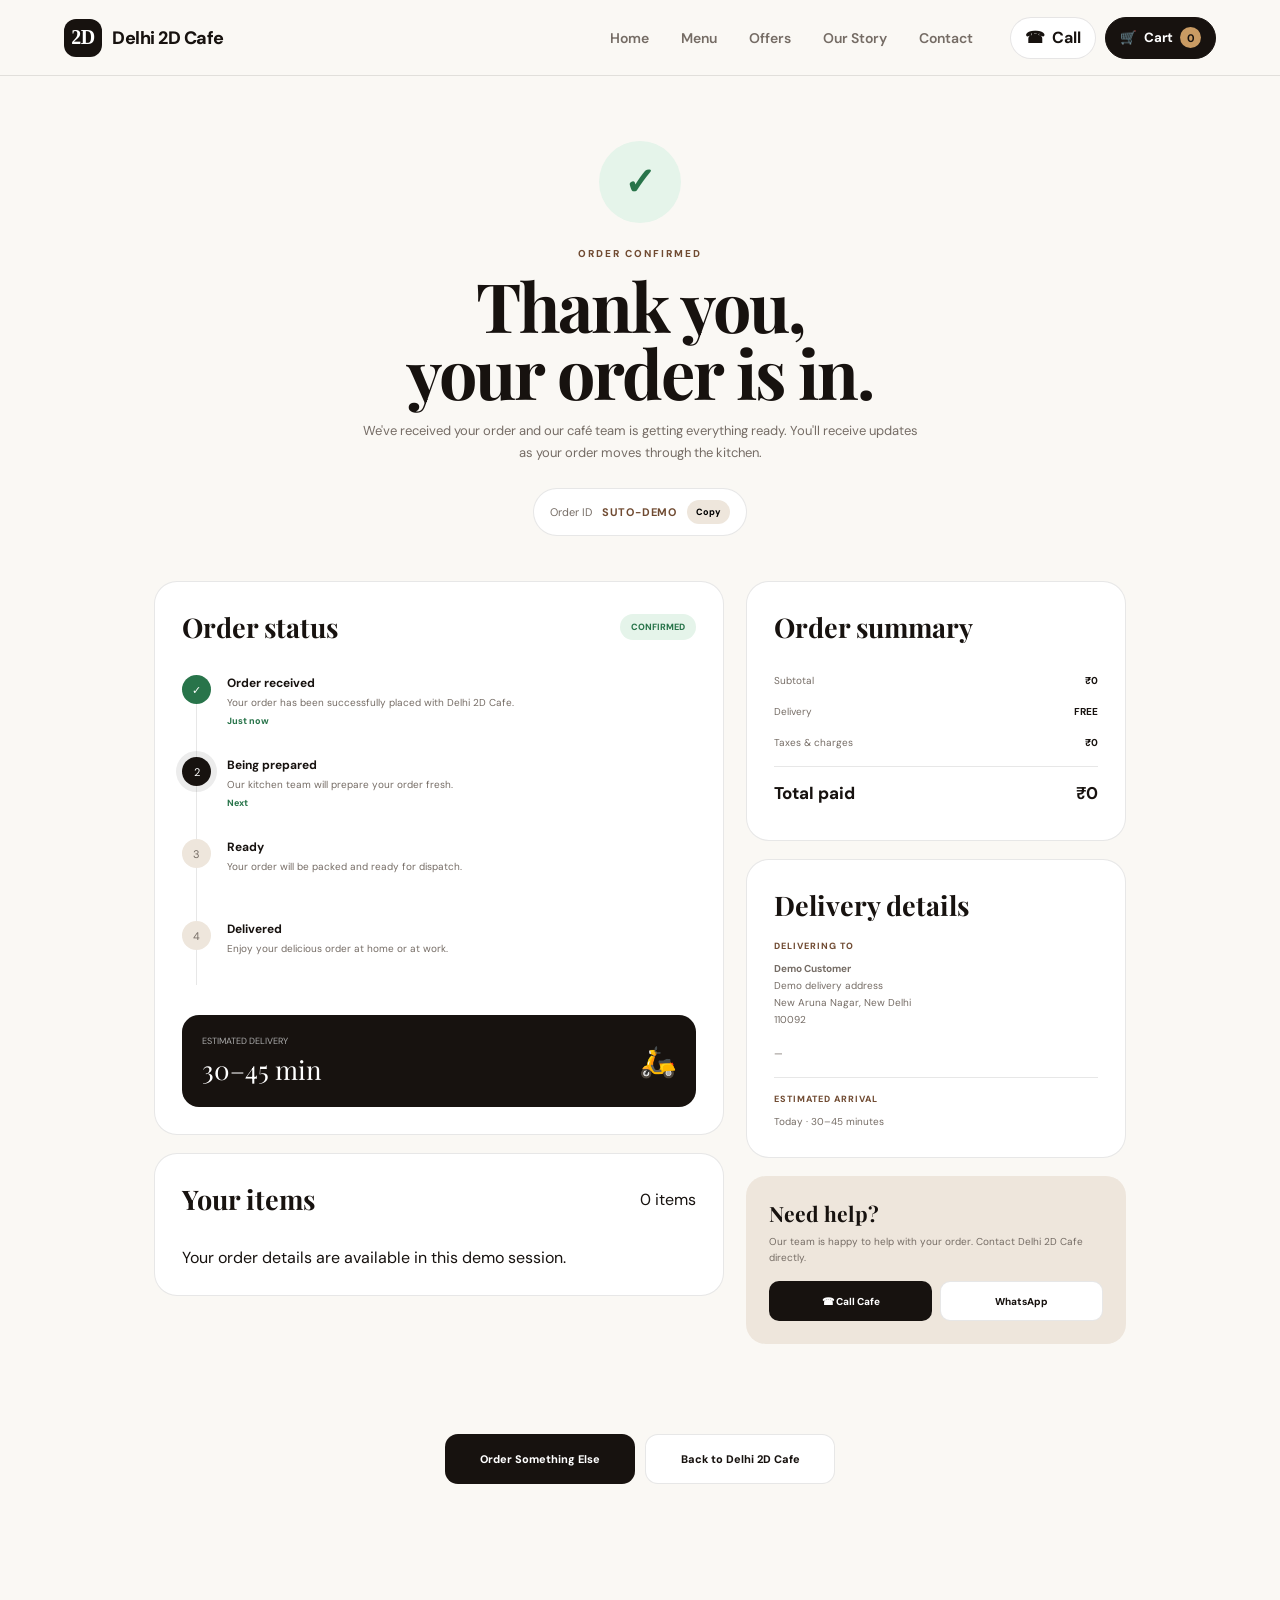
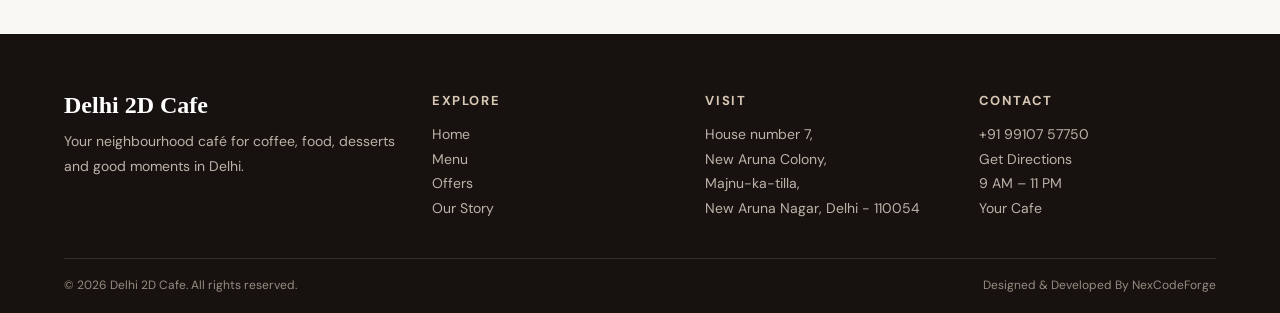
<file: order-success.html>
<!DOCTYPE html>
<html lang="en">

<head>

    <meta charset="UTF-8">

    <meta
        name="viewport"
        content="width=device-width, initial-scale=1.0"
    >

    <title>Order Confirmed | Delhi 2D Cafe</title>

    <meta
        name="description"
        content="Your The Cozy Bean order has been confirmed."
    >

    <link rel="preconnect" href="https://fonts.googleapis.com">

    <link
        rel="preconnect"
        href="https://fonts.gstatic.com"
        crossorigin
    >

    <link
        href="https://fonts.googleapis.com/css2?family=DM+Sans:wght@400;500;600;700;800&family=Playfair+Display:wght@500;600;700&display=swap"
        rel="stylesheet"
    >


    <style>

        * {
            margin: 0;
            padding: 0;
            box-sizing: border-box;
        }


        :root {

            --dark: #17120f;
            --cream: #faf8f4;
            --cream-dark: #eee6dc;
            --white: #ffffff;
            --brown: #704b32;
            --brown-light: #9a6c4c;
            --gold: #c99b63;
            --green: #28744a;
            --green-light: #e5f4ea;
            --muted: #756c65;
            --border: rgba(28, 23, 19, .10);

        }


        html {
            scroll-behavior: smooth;
        }


        body {

            font-family:
                "DM Sans",
                sans-serif;

            background:
                var(--cream);

            color:
                var(--dark);

            min-height: 100vh;

        }


        a {
            color: inherit;
            text-decoration: none;
        }


        button {
            font-family: inherit;
            cursor: pointer;
        }


        /* =====================================================
           HEADER
        ===================================================== */

        .header {

            height: 76px;

            padding:
                0 5%;

            display: flex;

            align-items: center;

            justify-content: space-between;

            background:
                rgba(250,248,244,.96);

            backdrop-filter:
                blur(18px);

            border-bottom:
                1px solid var(--border);

            position:
                sticky;

            top: 0;

            z-index: 100;

        }


        .logo {

            display: flex;

            align-items: center;

            gap: 10px;

        }


        .logo-icon {

            width: 38px;
            height: 38px;

            background:
                var(--dark);

            color:
                white;

            border-radius:
                50%;

            display: flex;

            align-items: center;

            justify-content: center;

            font-family:
                "Playfair Display",
                serif;

            font-size: 20px;

            font-weight: 700;

        }


        .logo-name {

            font-family:
                "Playfair Display",
                serif;

            font-size: 25px;

            font-weight: 700;

        }


        .header-link {

            font-size: 11px;

            font-weight: 800;

            color:
                var(--brown);

            border-bottom:
                1px solid var(--brown);

            padding-bottom: 3px;

        }


        /* =====================================================
           HERO
        ===================================================== */

        .success-hero {

            max-width:
                900px;

            margin:
                auto;

            padding:
                65px 5% 35px;

            text-align:
                center;

        }


        .success-icon {

            width: 82px;
            height: 82px;

            border-radius: 50%;

            background:
                var(--green-light);

            color:
                var(--green);

            display: flex;

            align-items: center;

            justify-content: center;

            margin:
                0 auto 24px;

            font-size: 38px;

            font-weight: 800;

            animation:
                successPop .55s ease;

        }


        @keyframes successPop {

            0% {
                transform: scale(.5);
                opacity: 0;
            }

            70% {
                transform: scale(1.08);
            }

            100% {
                transform: scale(1);
                opacity: 1;
            }

        }


        .success-label {

            color:
                var(--brown);

            text-transform:
                uppercase;

            letter-spacing:
                2px;

            font-size:
                10px;

            font-weight:
                800;

            margin-bottom:
                12px;

        }


        .success-hero h1 {

            font-family:
                "Playfair Display",
                serif;

            font-size:
                clamp(42px, 6vw, 68px);

            line-height:
                .98;

            letter-spacing:
                -2px;

            margin-bottom:
                15px;

        }


        .success-hero p {

            color:
                var(--muted);

            max-width:
                570px;

            margin:
                auto;

            font-size:
                13px;

            line-height:
                1.7;

        }


        /* =====================================================
           ORDER ID
        ===================================================== */

        .order-id-box {

            display:
                inline-flex;

            align-items:
                center;

            gap:
                10px;

            margin-top:
                24px;

            padding:
                11px 16px;

            border:
                1px solid var(--border);

            border-radius:
                999px;

            background:
                white;

            font-size:
                11px;

        }


        .order-id-box span {

            color:
                var(--muted);

        }


        .order-id-box strong {

            color:
                var(--brown);

            letter-spacing:
                .8px;

        }


        .copy-button {

            border:
                none;

            background:
                var(--cream-dark);

            border-radius:
                999px;

            padding:
                6px 9px;

            font-size:
                9px;

            font-weight:
                800;

        }


        /* =====================================================
           MAIN CONTENT
        ===================================================== */

        .main {

            max-width:
                1100px;

            margin:
                auto;

            padding:
                10px 5% 90px;

            display:
                grid;

            grid-template-columns:
                1.2fr .8fr;

            gap:
                22px;

            align-items:
                start;

        }


        .card {

            background:
                white;

            border:
                1px solid var(--border);

            border-radius:
                23px;

            overflow:
                hidden;

        }


        /* =====================================================
           TRACKING CARD
        ===================================================== */

        .tracking-card {

            padding:
                27px;

        }


        .card-header {

            display:
                flex;

            align-items:
                center;

            justify-content:
                space-between;

            margin-bottom:
                30px;

        }


        .card-header h2 {

            font-family:
                "Playfair Display",
                serif;

            font-size:
                27px;

        }


        .status-badge {

            background:
                var(--green-light);

            color:
                var(--green);

            border-radius:
                999px;

            padding:
                7px 11px;

            font-size:
                9px;

            font-weight:
                800;

        }


        /* =====================================================
           TRACKING TIMELINE
        ===================================================== */

        .timeline {

            position:
                relative;

            padding-left:
                45px;

        }


        .timeline::before {

            content: "";

            position:
                absolute;

            left:
                14px;

            top:
                15px;

            bottom:
                18px;

            width:
                1px;

            background:
                var(--border);

        }


        .timeline-item {

            position:
                relative;

            min-height:
                82px;

        }


        .timeline-dot {

            position:
                absolute;

            left:
                -45px;

            top:
                0;

            width:
                29px;

            height:
                29px;

            border-radius:
                50%;

            display:
                flex;

            align-items:
                center;

            justify-content:
                center;

            background:
                var(--cream-dark);

            color:
                var(--muted);

            font-size:
                11px;

            z-index:
                2;

        }


        .timeline-item.completed
        .timeline-dot {

            background:
                var(--green);

            color:
                white;

        }


        .timeline-item.current
        .timeline-dot {

            background:
                var(--dark);

            color:
                white;

            box-shadow:
                0 0 0 6px
                rgba(23,18,15,.08);

        }


        .timeline-content strong {

            display:
                block;

            font-size:
                12px;

            margin-bottom:
                4px;

        }


        .timeline-content p {

            color:
                var(--muted);

            font-size:
                10px;

            line-height:
                1.5;

        }


        .timeline-time {

            color:
                var(--green);

            font-size:
                9px;

            font-weight:
                800;

            margin-top:
                5px;

        }


        /* =====================================================
           ETA
        ===================================================== */

        .eta-box {

            background:
                var(--dark);

            color:
                white;

            border-radius:
                17px;

            padding:
                20px;

            margin-top:
                12px;

            display:
                flex;

            align-items:
                center;

            justify-content:
                space-between;

            gap:
                15px;

        }


        .eta-label {

            color:
                #aaa;

            font-size:
                9px;

            margin-bottom:
                5px;

        }


        .eta-time {

            font-family:
                "Playfair Display",
                serif;

            font-size:
                26px;

        }


        .eta-icon {

            font-size:
                30px;

        }


        /* =====================================================
           ORDER ITEMS
        ===================================================== */

        .items-card {

            padding:
                27px;

            margin-top:
                18px;

        }


        .items-list {

            display:
                flex;

            flex-direction:
                column;

            gap:
                12px;

        }


        .item {

            display:
                flex;

            align-items:
                center;

            gap:
                12px;

            padding:
                10px 0;

            border-bottom:
                1px solid var(--border);

        }


        .item:last-child {

            border-bottom:
                none;

        }


        .item-image {

            width:
                57px;

            height:
                57px;

            border-radius:
                11px;

            overflow:
                hidden;

            flex-shrink:
                0;

        }


        .item-image img {

            width:
                100%;

            height:
                100%;

            object-fit:
                cover;

        }


        .item-info {

            flex:
                1;

        }


        .item-info h3 {

            font-size:
                11px;

            margin-bottom:
                4px;

        }


        .item-info p {

            color:
                var(--muted);

            font-size:
                9px;

        }


        .item-price {

            font-size:
                11px;

            font-weight:
                800;

        }


        /* =====================================================
           RIGHT SIDE
        ===================================================== */

        .right-column {

            display:
                flex;

            flex-direction:
                column;

            gap:
                18px;

        }


        /* =====================================================
           SUMMARY
        ===================================================== */

        .summary-card {

            padding:
                27px;

        }


        .summary-card h2 {

            font-family:
                "Playfair Display",
                serif;

            font-size:
                27px;

            margin-bottom:
                20px;

        }


        .summary-row {

            display:
                flex;

            align-items:
                center;

            justify-content:
                space-between;

            padding:
                9px 0;

            font-size:
                10px;

            color:
                var(--muted);

        }


        .summary-row strong {

            color:
                var(--dark);

        }


        .summary-total {

            border-top:
                1px solid var(--border);

            margin-top:
                8px;

            padding-top:
                15px;

            font-size:
                17px;

            font-weight:
                800;

            color:
                var(--dark);

        }


        /* =====================================================
           ADDRESS
        ===================================================== */

        .address-card {

            padding:
                27px;

        }


        .address-card h2 {

            font-family:
                "Playfair Display",
                serif;

            font-size:
                27px;

            margin-bottom:
                17px;

        }


        .address-type {

            color:
                var(--brown);

            font-size:
                9px;

            font-weight:
                800;

            text-transform:
                uppercase;

            letter-spacing:
                1px;

            margin-bottom:
                8px;

        }


        .address-card p {

            color:
                var(--muted);

            font-size:
                10px;

            line-height:
                1.7;

        }


        /* =====================================================
           CONTACT CARD
        ===================================================== */

        .contact-card {

            padding:
                23px;

            background:
                var(--cream-dark);

            border-radius:
                20px;

        }


        .contact-card h3 {

            font-family:
                "Playfair Display",
                serif;

            font-size:
                21px;

            margin-bottom:
                7px;

        }


        .contact-card p {

            color:
                var(--muted);

            font-size:
                10px;

            line-height:
                1.6;

            margin-bottom:
                15px;

        }


        .contact-buttons {

            display:
                grid;

            grid-template-columns:
                1fr 1fr;

            gap:
                8px;

        }


        .contact-button {

            display:
                flex;

            align-items:
                center;

            justify-content:
                center;

            gap:
                6px;

            min-height:
                40px;

            border-radius:
                10px;

            font-size:
                10px;

            font-weight:
                800;

        }


        .contact-button.call {

            background:
                var(--dark);

            color:
                white;

        }


        .contact-button.whatsapp {

            background:
                white;

            border:
                1px solid var(--border);

        }


        /* =====================================================
           ACTIONS
        ===================================================== */

        .actions {

            max-width:
                1100px;

            margin:
                0 auto;

            padding:
                0 5% 70px;

            display:
                flex;

            justify-content:
                center;

            gap:
                10px;

        }


        .action-button {

            min-width:
                190px;

            min-height:
                50px;

            border-radius:
                13px;

            font-size:
                11px;

            font-weight:
                800;

            transition:
                .25s;

        }


        .action-button.primary {

            background:
                var(--dark);

            color:
                white;

            border:
                none;

        }


        .action-button.secondary {

            background:
                white;

            color:
                var(--dark);

            border:
                1px solid var(--border);

        }


        .action-button:hover {

            transform:
                translateY(-2px);

        }


        /* =====================================================
           FOOTER
        ===================================================== */

        footer {

            background:
                #111;

            color:
                white;

            padding:
                45px 5% 22px;

        }


        .footer-inner {

            max-width:
                1100px;

            margin:
                auto;

            display:
                flex;

            justify-content:
                space-between;

            gap:
                30px;

            padding-bottom:
                30px;

        }


        .footer-logo {

            font-family:
                "Playfair Display",
                serif;

            font-size:
                26px;

            margin-bottom:
                7px;

        }


        .footer-description {

            color:
                #888;

            font-size:
                10px;

            line-height:
                1.6;

            max-width:
                290px;

        }


        .footer-contact {

            color:
                #888;

            font-size:
                10px;

            line-height:
                1.8;

            text-align:
                right;

        }


        .footer-bottom {

            max-width:
                1100px;

            margin:
                auto;

            padding-top:
                16px;

            border-top:
                1px solid
                rgba(255,255,255,.1);

            display:
                flex;

            justify-content:
                space-between;

            color:
                #666;

            font-size:
                9px;

        }


        /* =====================================================
           TOAST
        ===================================================== */

        .toast {

            position:
                fixed;

            left:
                50%;

            bottom:
                25px;

            transform:
                translate(-50%, 80px);

            background:
                var(--dark);

            color:
                white;

            padding:
                11px 17px;

            border-radius:
                999px;

            font-size:
                10px;

            font-weight:
                700;

            opacity:
                0;

            transition:
                .3s;

            z-index:
                500;

        }


        .toast.show {

            opacity:
                1;

            transform:
                translate(-50%, 0);

        }


        /* =====================================================
           RESPONSIVE
        ===================================================== */

        @media(max-width:850px) {

            .main {

                grid-template-columns:
                    1fr;

            }


            .right-column {

                order:
                    -1;

            }

        }


        @media(max-width:600px) {

            .header {

                height:
                    68px;

            }


            .logo-name {

                font-size:
                    22px;

            }


            .success-hero {

                padding-top:
                    45px;

            }


            .success-hero h1 {

                font-size:
                    45px;

            }


            .main {

                padding-bottom:
                    55px;

            }


            .tracking-card,
            .items-card,
            .summary-card,
            .address-card {

                padding:
                    20px;

            }


            .card-header {

                align-items:
                    flex-start;

                gap:
                    10px;

            }


            .eta-box {

                align-items:
                    flex-start;

            }


            .actions {

                flex-direction:
                    column;

            }


            .action-button {

                width:
                    100%;

            }


            .footer-inner {

                flex-direction:
                    column;

            }


            .footer-contact {

                text-align:
                    left;

            }


            .footer-bottom {

                flex-direction:
                    column;

                gap:
                    7px;

            }

        }

    </style>

    <link rel="stylesheet" href="assets/common.css">
</head>


<body>


<!-- =====================================================
     HEADER
===================================================== -->

<div id="siteHeader"></div>



<!-- =====================================================
     SUCCESS HERO
===================================================== -->

<section class="success-hero">


    <div class="success-icon">
        ✓
    </div>


    <div class="success-label">
        Order Confirmed
    </div>


    <h1>
        Thank you,<br>
        your order is in.
    </h1>


    <p>

        We've received your order and our café team
        is getting everything ready. You'll receive
        updates as your order moves through the kitchen.

    </p>


    <div class="order-id-box">

        <span>
            Order ID
        </span>

        <strong id="orderId">
            SUTO-482731
        </strong>

        <button
            class="copy-button"
            onclick="copyOrderId()"
        >
            Copy
        </button>

    </div>

</section>



<!-- =====================================================
     MAIN CONTENT
===================================================== -->

<main class="main">


    <!-- =================================================
         LEFT
    ================================================== -->

    <div>


        <!-- =============================================
             TRACKING
        ============================================== -->

        <section class="card tracking-card">


            <div class="card-header">

                <h2>
                    Order status
                </h2>

                <span class="status-badge">
                    CONFIRMED
                </span>

            </div>


            <div class="timeline">


                <!-- ORDER RECEIVED -->

                <div
                    class="timeline-item completed"
                >

                    <div class="timeline-dot">
                        ✓
                    </div>


                    <div class="timeline-content">

                        <strong>
                            Order received
                        </strong>

                        <p>
                            Your order has been successfully
                            placed with Delhi 2D Cafe.
                        </p>

                        <div class="timeline-time">
                            Just now
                        </div>

                    </div>

                </div>



                <!-- PREPARING -->

                <div
                    class="timeline-item current"
                >

                    <div class="timeline-dot">
                        2
                    </div>


                    <div class="timeline-content">

                        <strong>
                            Being prepared
                        </strong>

                        <p>
                            Our kitchen team will prepare
                            your order fresh.
                        </p>

                        <div class="timeline-time">
                            Next
                        </div>

                    </div>

                </div>



                <!-- READY -->

                <div
                    class="timeline-item"
                >

                    <div class="timeline-dot">
                        3
                    </div>


                    <div class="timeline-content">

                        <strong>
                            Ready
                        </strong>

                        <p>
                            Your order will be packed
                            and ready for dispatch.
                        </p>

                    </div>

                </div>



                <!-- DELIVERED -->

                <div
                    class="timeline-item"
                >

                    <div class="timeline-dot">
                        4
                    </div>


                    <div class="timeline-content">

                        <strong>
                            Delivered
                        </strong>

                        <p>
                            Enjoy your delicious order at home or at work.
                        </p>

                    </div>

                </div>


            </div>


            <div class="eta-box">

                <div>

                    <div class="eta-label">
                        ESTIMATED DELIVERY
                    </div>

                    <div
                        class="eta-time"
                        id="etaTime"
                    >
                        30–45 min
                    </div>

                </div>


                <div class="eta-icon">
                    🛵
                </div>

            </div>


        </section>



        <!-- =============================================
             ORDER ITEMS
        ============================================== -->

        <section class="card items-card">


            <div class="card-header">

                <h2>
                    Your items
                </h2>

                <span id="itemCount">
                    0 items
                </span>

            </div>


            <div
                class="items-list"
                id="itemsList"
            >

                <!-- JavaScript -->

            </div>


        </section>


    </div>



    <!-- =================================================
         RIGHT
    ================================================== -->

    <div class="right-column">


        <!-- =============================================
             SUMMARY
        ============================================== -->

        <section class="card summary-card">

            <h2>
                Order summary
            </h2>


            <div class="summary-row">

                <span>
                    Subtotal
                </span>

                <strong id="subtotal">
                    ₹0
                </strong>

            </div>


            <div class="summary-row">

                <span>
                    Delivery
                </span>

                <strong id="delivery">
                    FREE
                </strong>

            </div>


            <div class="summary-row">

                <span>
                    Taxes & charges
                </span>

                <strong id="tax">
                    ₹0
                </strong>

            </div>


            <div
                class="summary-row"
                id="discountRow"
                style="display:none;"
            >

                <span>
                    Discount
                </span>

                <strong
                    style="color:#28744a;"
                    id="discount"
                >
                    -₹0
                </strong>

            </div>


            <div
                class="summary-row summary-total"
            >

                <span>
                    Total paid
                </span>

                <strong id="total">
                    ₹0
                </strong>

            </div>

        </section>



        <!-- =============================================
             DELIVERY ADDRESS
        ============================================== -->

        <section class="card address-card">

            <h2>
                Delivery details
            </h2>


            <div class="address-type">
                Delivering to
            </div>


            <p id="customerDetails">

                Rahul Kumar<br>
                House No. 24, New Rajdhani Enclave<br>
                New Aruna Nagar, New Delhi<br>
                110092

            </p>


            <div
                style="
                    margin-top:15px;
                    padding-top:15px;
                    border-top:1px solid var(--border);
                "
            >

                <div class="address-type">
                    Estimated arrival
                </div>

                <p>
                    Today · 30–45 minutes
                </p>

            </div>

        </section>



        <!-- =============================================
             CONTACT
        ============================================== -->

        <section class="contact-card">

            <h3>
                Need help?
            </h3>


            <p>

                Our team is happy to help with your
                order. Contact Delhi 2D Cafe directly.

            </p>


            <div class="contact-buttons">


                <a
                    href="tel:+919910757750"
                    class="contact-button call"
                >
                    ☎ Call Cafe
                </a>


                <a
                    href="https://wa.me/919910757750"
                    class="contact-button whatsapp"
                    target="_blank"
                >
                    WhatsApp
                </a>


            </div>

        </section>


    </div>


</main>



<!-- =====================================================
     ACTIONS
===================================================== -->

<div class="actions">


    <button
        class="action-button primary"
        onclick="window.location.href='menu.html'"
    >
        Order Something Else
    </button>


    <button
        class="action-button secondary"
        onclick="window.location.href='index.html'"
    >
        Back to Delhi 2D Cafe
    </button>

</div>



<!-- =====================================================
     FOOTER
===================================================== -->

<div id="siteFooter"></div>



<!-- =====================================================
     TOAST
===================================================== -->

<div
    class="toast"
    id="toast"
>
    Order ID copied
</div>



<script>
(function(){
  const order = (()=>{ try{return JSON.parse(localStorage.getItem("sutoLastOrder"))||null}catch(e){return null} })();

  function money(n){ return "₹" + (Number(n)||0); }
  function render(){
    const fallback = {
      orderId:"SUTO-DEMO",
      customer:{name:"Demo Customer",phone:"—",address:"Demo delivery address",area:"New Aruna Nagar, New Delhi",pincode:"110092"},
      items:[],
      subtotal:0,deliveryFee:0,tax:0,discount:0,total:0
    };
    const data = order || fallback;
    document.getElementById("orderId").textContent=data.orderId;

    const list=document.getElementById("itemsList");
    list.innerHTML = data.items.length ? data.items.map(item=>`
      <div class="item">
        <div class="item-image"><img src="${item.image}" alt="${item.name}"></div>
        <div class="item-info"><h3>${item.name}</h3><p>Quantity: ${item.quantity}</p>${item.options?.size ? `<small>${item.options.size}${item.options.crust ? " · "+item.options.crust : ""}</small>`:""}</div>
        <div class="item-price">${money(item.price*item.quantity)}</div>
      </div>`).join("") : `<div class="empty-summary">Your order details are available in this demo session.</div>`;
    const count=data.items.reduce((n,i)=>n+(Number(i.quantity)||0),0);
    document.getElementById("itemCount").textContent=`${count} ${count===1?"item":"items"}`;
    document.getElementById("subtotal").textContent=money(data.subtotal);
    document.getElementById("delivery").textContent=(Number(data.deliveryFee)||0)===0?"FREE":money(data.deliveryFee);
    document.getElementById("tax").textContent=money(data.tax);
    document.getElementById("total").textContent=money(data.total);
    if(Number(data.discount)>0){
      document.getElementById("discountRow").style.display="flex";
      document.getElementById("discount").textContent="-"+money(data.discount);
    }
    document.getElementById("customerDetails").innerHTML=`
      <strong>${data.customer?.name||"Customer"}</strong><br>
      ${data.orderType==="pickup" ? "Pickup from Delhi 2D Cafe, New Aruna Nagar" : `${data.customer?.address||""}<br>${data.customer?.area||""}<br>${data.customer?.pincode||""}`}<br><br>
      <span>${data.customer?.phone||""}</span>`;
  }
  window.copyOrderId=async function(){
    const id=document.getElementById("orderId").textContent;
    try{await navigator.clipboard.writeText(id);showToast("Order ID copied");}
    catch(e){showToast("Order ID: "+id);}
  };
  window.showToast=function(message){
    const toast=document.getElementById("sutoToast"); if(!toast)return;
    toast.textContent=message;toast.classList.add("show");
    clearTimeout(window.__t);window.__t=setTimeout(()=>toast.classList.remove("show"),2200);
  };
  document.addEventListener("DOMContentLoaded",render);
})();
</script>
<script src="data/menu.js"></script>
<script src="assets/common.js"></script>
</body>

</html>
</file>
<file: assets/common.css>
/* SUTO CAFE — SHARED SITE CHROME */
:root{
  --sc-dark:#17120f;--sc-dark-2:#261c17;--sc-cream:#faf8f4;--sc-cream-2:#eee6dc;
  --sc-white:#fff;--sc-brown:#704b32;--sc-gold:#c99b63;--sc-green:#28744a;
  --sc-muted:#756c65;--sc-border:rgba(28,23,19,.11);--sc-shadow:0 18px 55px rgba(29,22,17,.12);
}
.site-header{
  position:sticky;top:0;left:0;width:100%;min-height:76px;z-index:3000;
  display:flex;align-items:center;gap:24px;padding:0 clamp(18px,5vw,72px);
  background:rgba(250,248,244,.94);backdrop-filter:blur(18px);
  border-bottom:1px solid var(--sc-border);
}
.site-logo{display:inline-flex;align-items:center;gap:10px;font-weight:800;letter-spacing:-.03em;white-space:nowrap}
.site-logo-mark{width:38px;height:38px;border-radius:12px;background:var(--sc-dark);color:#fff;display:grid;place-items:center;font-family:Georgia,serif;font-size:20px}
.site-logo-name{font-size:18px}
.site-nav{display:flex;align-items:center;justify-content:center;gap:6px;margin-left:auto}
.site-nav a,.site-mobile-nav a{padding:10px 13px;border-radius:999px;font-size:14px;font-weight:600;color:var(--sc-muted);transition:.2s ease}
.site-nav a:hover,.site-nav a.active,.site-mobile-nav a:hover,.site-mobile-nav a.active{background:var(--sc-cream-2);color:var(--sc-dark)}
.site-actions{display:flex;align-items:center;gap:9px}
.site-call,.site-cart,.site-menu-toggle{
  border:1px solid var(--sc-border);background:#fff;color:var(--sc-dark);
  border-radius:999px;min-height:42px;padding:0 14px;display:inline-flex;align-items:center;gap:7px;
  font-weight:700;transition:.2s ease
}
.site-call:hover,.site-cart:hover,.site-menu-toggle:hover{transform:translateY(-1px);box-shadow:0 8px 20px rgba(0,0,0,.08)}
.site-cart{background:var(--sc-dark);color:#fff;border-color:var(--sc-dark)}
.site-cart-count{min-width:21px;height:21px;padding:0 5px;border-radius:999px;background:var(--sc-gold);color:var(--sc-dark);display:inline-grid;place-items:center;font-size:11px}
.site-menu-toggle{display:none;width:42px;padding:0;justify-content:center;font-size:19px}
.site-mobile-nav{
  display:none;position:fixed;top:76px;left:0;right:0;z-index:2999;padding:12px 18px 18px;
  background:rgba(250,248,244,.98);border-bottom:1px solid var(--sc-border);box-shadow:var(--sc-shadow)
}
.site-mobile-nav.open{display:grid;gap:5px}
.site-mobile-nav a{border-radius:12px}
.site-footer{margin-top:80px;background:var(--sc-dark);color:#fff;padding:58px clamp(18px,5vw,72px) 20px}
.site-footer-grid{display:grid;grid-template-columns:1.4fr 1fr 1fr 1fr;gap:36px;max-width:1250px;margin:auto}
.site-footer h4{margin:0 0 13px;font-size:13px;text-transform:uppercase;letter-spacing:.12em;color:#d8c6b5}
.site-footer p,.site-footer li,.site-footer a{color:#bdb2a9;font-size:14px;line-height:1.75}
.site-footer ul{list-style:none;padding:0;margin:0}
.site-footer a:hover{color:#fff}
.site-footer-brand{font:700 24px Georgia,serif;color:#fff;margin-bottom:10px}
.site-footer-bottom{max-width:1250px;margin:38px auto 0;padding-top:18px;border-top:1px solid rgba(255,255,255,.12);display:flex;justify-content:space-between;gap:15px;color:#968b83;font-size:12px}
.sc-back-top{position:fixed;right:18px;bottom:18px;width:44px;height:44px;border:0;border-radius:50%;background:var(--sc-dark);color:#fff;box-shadow:var(--sc-shadow);z-index:2500;opacity:0;pointer-events:none;transition:.2s}
.sc-back-top.show{opacity:1;pointer-events:auto}
.sc-carousel{max-width:1250px;margin:55px auto;padding:0 clamp(18px,5vw,72px)}
.sc-carousel-head{display:flex;align-items:end;justify-content:space-between;gap:20px;margin-bottom:18px}
.sc-carousel-head h2{margin:0;font-family:Georgia,serif;font-size:clamp(26px,3vw,42px)}
.sc-carousel-head p{margin:7px 0 0;color:var(--sc-muted)}
.sc-carousel-controls{display:flex;gap:8px}
.sc-carousel-controls button{width:42px;height:42px;border-radius:50%;border:1px solid var(--sc-border);background:#fff;font-size:18px}
.sc-carousel-track{display:flex;gap:16px;overflow:auto;scroll-snap-type:x mandatory;scrollbar-width:none;padding:4px 2px 12px}
.sc-carousel-track::-webkit-scrollbar{display:none}
.sc-pick{min-width:min(300px,82vw);scroll-snap-align:start;background:#fff;border:1px solid var(--sc-border);border-radius:22px;overflow:hidden;box-shadow:0 8px 30px rgba(29,22,17,.06)}
.sc-pick img{height:205px;width:100%;object-fit:cover}
.sc-pick-body{padding:16px}
.sc-pick-body h3{margin:0 0 6px;font-size:18px}
.sc-pick-body p{margin:0 0 13px;color:var(--sc-muted);font-size:13px;line-height:1.55}
.sc-pick-meta{display:flex;align-items:center;justify-content:space-between;gap:10px}
.sc-pick-meta strong{font-size:17px}
.sc-pick-meta button{border:0;background:var(--sc-dark);color:#fff;padding:9px 13px;border-radius:999px;font-weight:700}
.sc-toast{position:fixed;left:50%;bottom:28px;transform:translate(-50%,20px);background:var(--sc-dark);color:#fff;padding:12px 18px;border-radius:999px;box-shadow:var(--sc-shadow);opacity:0;pointer-events:none;transition:.25s;z-index:5000;font-size:13px}
.sc-toast.show{opacity:1;transform:translate(-50%,0)}
@media(max-width:900px){
 .site-nav{display:none}.site-menu-toggle{display:inline-flex}.site-header{padding:0 18px}.site-actions{margin-left:auto}
 .site-call{display:none}.site-footer-grid{grid-template-columns:1fr 1fr}.site-footer-bottom{flex-direction:column}
}
@media(max-width:560px){
 .site-footer-grid{grid-template-columns:1fr}.site-footer{padding-top:42px}.site-cart{padding:0 11px}.site-logo-name{font-size:16px}
 .sc-carousel-head{align-items:flex-start}.sc-carousel-head p{display:none}
}
</file>
